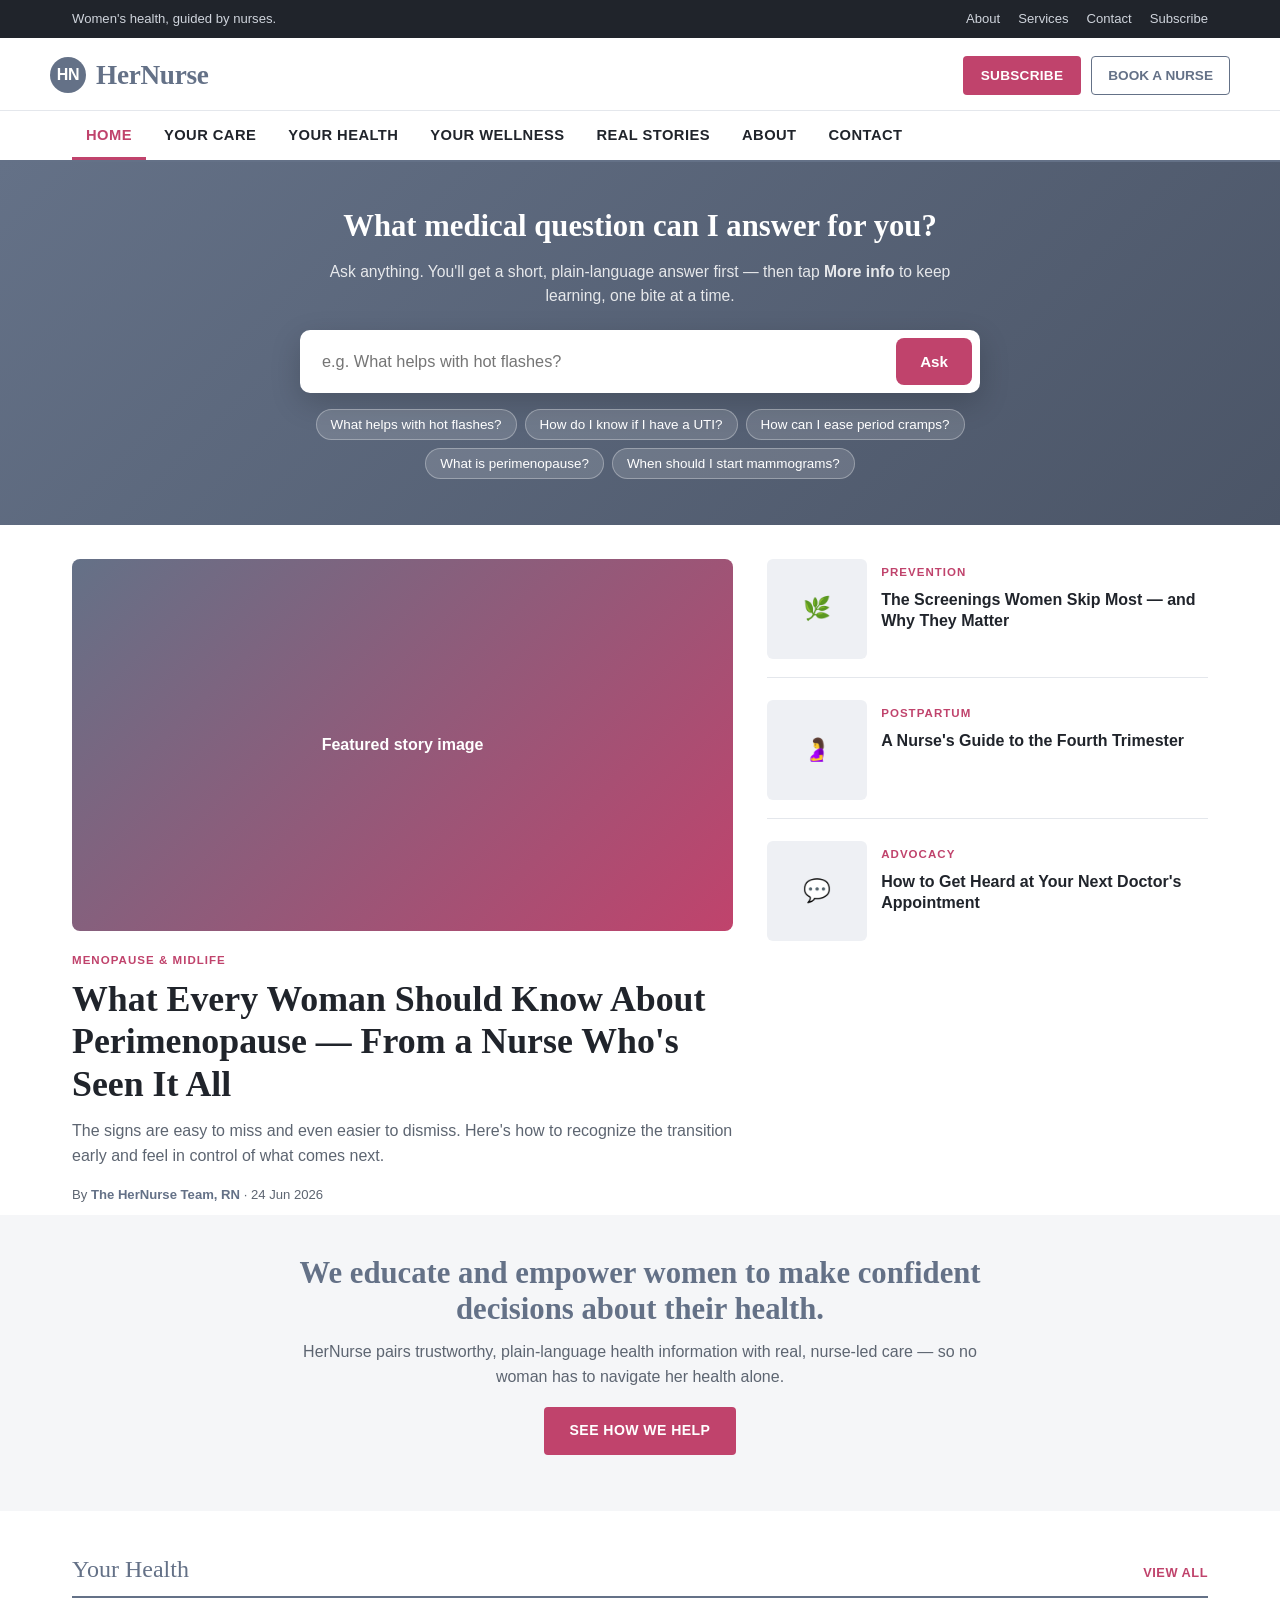
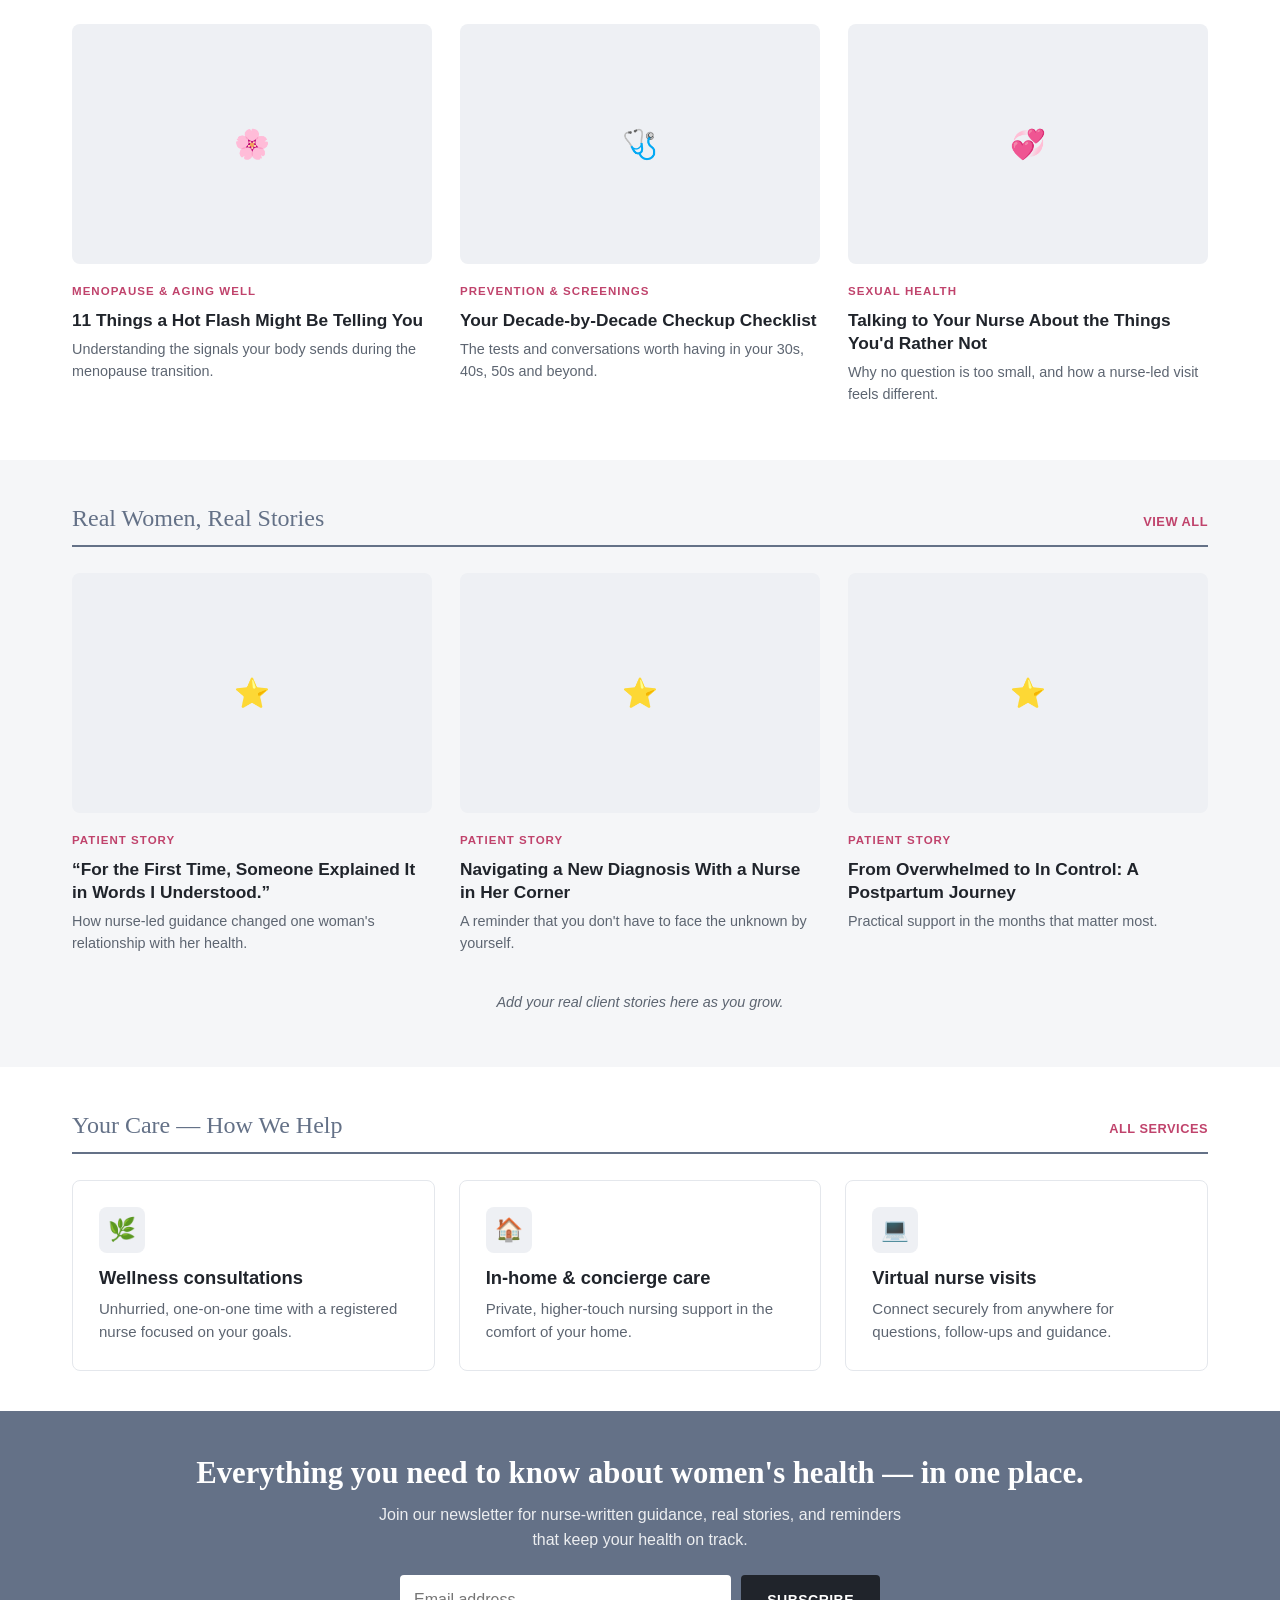
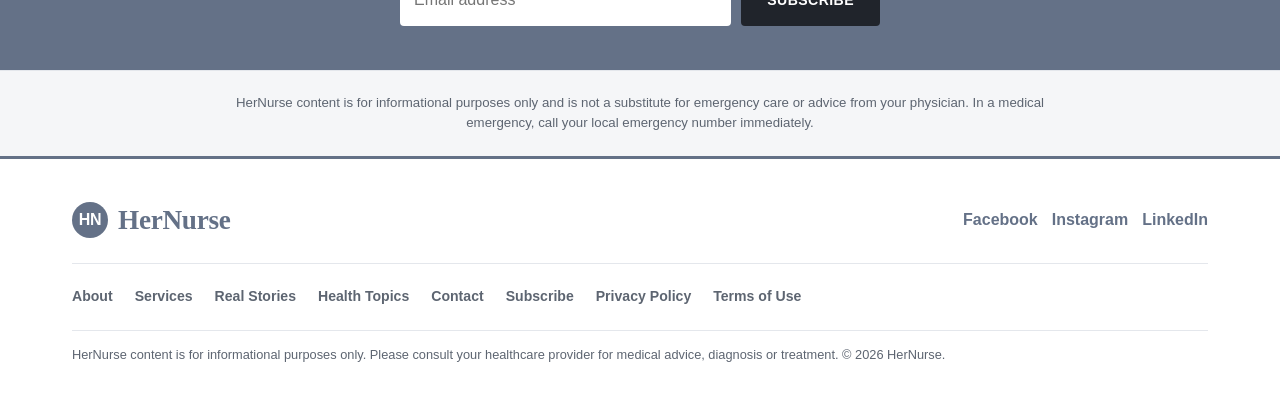
<file: index.html>
<!DOCTYPE html>
<html lang="en">
<head>
  <meta charset="UTF-8" />
  <meta name="viewport" content="width=device-width, initial-scale=1.0" />
  <title>HerNurse — Women's Health, Guided by Nurses</title>
  <meta name="description" content="HerNurse educates and empowers women to make confident decisions about their health — with trusted, nurse-led articles, real stories, and personalized care." />
  <link rel="stylesheet" href="styles.css" />
</head>
<body>

  <div class="topbar">
    <div class="container">
      <span>Women's health, guided by nurses.</span>
      <span class="links">
        <a href="about.html">About</a>
        <a href="services.html">Services</a>
        <a href="contact.html">Contact</a>
        <a href="#newsletter">Subscribe</a>
      </span>
    </div>
  </div>

  <header class="site-header">
    <div class="container masthead">
      <a href="index.html" class="brand"><span class="mark">HN</span> HerNurse</a>
      <div class="header-actions">
        <button class="nav-toggle" aria-label="Menu" onclick="document.getElementById('cats').classList.toggle('open')">☰</button>
        <a href="#newsletter" class="btn-sub">Subscribe</a>
        <a href="contact.html" class="btn-donate">Book a nurse</a>
      </div>
    </div>
  </header>

  <nav class="catnav">
    <div class="container" id="cats">
      <a href="index.html" class="active">Home</a>
      <a href="services.html">Your Care</a>
      <a href="topics.html">Your Health</a>
      <a href="topics.html">Your Wellness</a>
      <a href="stories.html">Real Stories</a>
      <a href="about.html">About</a>
      <a href="contact.html">Contact</a>
    </div>
  </nav>

  <!-- Ask a nurse -->
  <section class="ask" id="ask">
    <div class="container">
      <h2>What medical question can I answer for you?</h2>
      <p class="sub">Ask anything. You'll get a short, plain-language answer first — then tap <strong>More info</strong> to keep learning, one bite at a time.</p>
      <div class="ask-box">
        <form class="ask-inputrow" id="askForm" autocomplete="off">
          <input id="askInput" type="text" placeholder="e.g. What helps with hot flashes?" aria-label="Ask a medical question" />
          <button type="submit">Ask</button>
        </form>
        <div class="ask-chips" id="askChips"></div>
      </div>

      <article class="answer-card" id="answerCard">
        <div class="gq-crumb"><a onclick="HN.reset()">HerNurse</a><span>›</span><a onclick="HN.reset()">Ask a Nurse</a><span>›</span><span id="crumbNow" style="color:rgba(255,255,255,0)"></span></div>
        <p class="gq-label">Question</p>
        <h1 class="gq-question" id="answerQ"></h1>
        <p class="gq-answer-label">Answer</p>
        <div id="answerBody"></div>
        <div class="answer-actions">
          <button class="btn-more" id="moreBtn" onclick="HN.more()">More info ↓</button>
          <button class="btn-reset" onclick="HN.reset()">Ask another question</button>
          <span class="answer-progress" id="answerProgress"></span>
        </div>
        <div class="gq-related" id="relatedWrap" style="display:none">
          <h4>Related questions</h4>
          <div id="relatedList"></div>
        </div>
        <p class="answer-disc">This is general health information, not a diagnosis or medical advice. For anything urgent or personal, talk to a nurse or doctor. In an emergency, call your local emergency number.</p>
      </article>
    </div>
  </section>

  <!-- Featured -->
  <section class="featured">
    <div class="container featured-grid">
      <article class="feature-main">
        <div class="thumb">Featured story image</div>
        <span class="kicker">Menopause &amp; Midlife</span>
        <h2><a href="#" style="color:var(--ink)">What Every Woman Should Know About Perimenopause — From a Nurse Who's Seen It All</a></h2>
        <p>The signs are easy to miss and even easier to dismiss. Here's how to recognize the transition early and feel in control of what comes next.</p>
        <div class="byline">By <a href="about.html">The HerNurse Team, RN</a> · 24 Jun 2026</div>
      </article>

      <div class="feature-side">
        <article class="side-item">
          <div class="thumb">🌿</div>
          <div>
            <span class="kicker">Prevention</span>
            <h3><a href="#">The Screenings Women Skip Most — and Why They Matter</a></h3>
          </div>
        </article>
        <article class="side-item">
          <div class="thumb">🤰</div>
          <div>
            <span class="kicker">Postpartum</span>
            <h3><a href="#">A Nurse's Guide to the Fourth Trimester</a></h3>
          </div>
        </article>
        <article class="side-item">
          <div class="thumb">💬</div>
          <div>
            <span class="kicker">Advocacy</span>
            <h3><a href="#">How to Get Heard at Your Next Doctor's Appointment</a></h3>
          </div>
        </article>
      </div>
    </div>
  </section>

  <!-- Mission strip -->
  <section class="sec sec-alt">
    <div class="container" style="text-align:center; max-width:48em; margin:0 auto;">
      <h2 style="color:var(--slate)">We educate and empower women to make confident decisions about their health.</h2>
      <p>HerNurse pairs trustworthy, plain-language health information with real, nurse-led care — so no woman has to navigate her health alone.</p>
      <p style="margin-top:18px"><a href="services.html" class="btn btn-primary">See how we help</a></p>
    </div>
  </section>

  <!-- Your Health -->
  <section class="sec">
    <div class="container">
      <div class="sec-title">Your Health <a href="topics.html">View all</a></div>
      <div class="cards">
        <article class="acard">
          <div class="thumb">🌸</div>
          <span class="kicker">Menopause &amp; Aging Well</span>
          <h3><a href="#">11 Things a Hot Flash Might Be Telling You</a></h3>
          <p>Understanding the signals your body sends during the menopause transition.</p>
        </article>
        <article class="acard">
          <div class="thumb">🩺</div>
          <span class="kicker">Prevention &amp; Screenings</span>
          <h3><a href="#">Your Decade-by-Decade Checkup Checklist</a></h3>
          <p>The tests and conversations worth having in your 30s, 40s, 50s and beyond.</p>
        </article>
        <article class="acard">
          <div class="thumb">💞</div>
          <span class="kicker">Sexual Health</span>
          <h3><a href="#">Talking to Your Nurse About the Things You'd Rather Not</a></h3>
          <p>Why no question is too small, and how a nurse-led visit feels different.</p>
        </article>
      </div>
    </div>
  </section>

  <!-- Real Stories -->
  <section class="sec sec-alt">
    <div class="container">
      <div class="sec-title">Real Women, Real Stories <a href="stories.html">View all</a></div>
      <div class="cards">
        <article class="acard">
          <div class="thumb">⭐</div>
          <span class="kicker">Patient Story</span>
          <h3><a href="#">“For the First Time, Someone Explained It in Words I Understood.”</a></h3>
          <p>How nurse-led guidance changed one woman's relationship with her health.</p>
        </article>
        <article class="acard">
          <div class="thumb">⭐</div>
          <span class="kicker">Patient Story</span>
          <h3><a href="#">Navigating a New Diagnosis With a Nurse in Her Corner</a></h3>
          <p>A reminder that you don't have to face the unknown by yourself.</p>
        </article>
        <article class="acard">
          <div class="thumb">⭐</div>
          <span class="kicker">Patient Story</span>
          <h3><a href="#">From Overwhelmed to In Control: A Postpartum Journey</a></h3>
          <p>Practical support in the months that matter most.</p>
        </article>
      </div>
      <p style="text-align:center; margin-top:22px; font-size:.9rem"><em>Add your real client stories here as you grow.</em></p>
    </div>
  </section>

  <!-- Services teaser -->
  <section class="sec">
    <div class="container">
      <div class="sec-title">Your Care — How We Help <a href="services.html">All services</a></div>
      <div class="scards">
        <div class="scard"><div class="ic">🌿</div><h3>Wellness consultations</h3><p>Unhurried, one-on-one time with a registered nurse focused on your goals.</p></div>
        <div class="scard"><div class="ic">🏠</div><h3>In-home &amp; concierge care</h3><p>Private, higher-touch nursing support in the comfort of your home.</p></div>
        <div class="scard"><div class="ic">💻</div><h3>Virtual nurse visits</h3><p>Connect securely from anywhere for questions, follow-ups and guidance.</p></div>
      </div>
    </div>
  </section>

  <!-- Newsletter -->
  <section class="newsletter" id="newsletter">
    <div class="container">
      <h2>Everything you need to know about women's health — in one place.</h2>
      <p>Join our newsletter for nurse-written guidance, real stories, and reminders that keep your health on track.</p>
      <form class="subform" onsubmit="event.preventDefault(); this.reset(); alert('Thanks! Connect this form to your email provider to start collecting subscribers.');">
        <input type="email" placeholder="Email address" required aria-label="Email address" />
        <button class="btn btn-primary" type="submit">Subscribe</button>
      </form>
    </div>
  </section>

  <div class="disclaimer">
    <div class="container" style="padding:22px">
      <p>HerNurse content is for informational purposes only and is not a substitute for emergency care or advice from your physician. In a medical emergency, call your local emergency number immediately.</p>
    </div>
  </div>

  <footer class="site-footer">
    <div class="container">
      <div class="footer-top">
        <a href="index.html" class="brand"><span class="mark">HN</span> HerNurse</a>
        <div class="social">
          <a href="#" aria-label="Facebook">Facebook</a>
          <a href="#" aria-label="Instagram">Instagram</a>
          <a href="#" aria-label="LinkedIn">LinkedIn</a>
        </div>
      </div>
      <div class="footer-links">
        <a href="about.html">About</a>
        <a href="services.html">Services</a>
        <a href="stories.html">Real Stories</a>
        <a href="topics.html">Health Topics</a>
        <a href="contact.html">Contact</a>
        <a href="#newsletter">Subscribe</a>
        <a href="#">Privacy Policy</a>
        <a href="#">Terms of Use</a>
      </div>
      <p class="foot-note">HerNurse content is for informational purposes only. Please consult your healthcare provider for medical advice, diagnosis or treatment. © 2026 HerNurse.</p>
    </div>
  </footer>

  <!-- =================== Ask-a-Nurse widget logic =================== -->
  <script>
  /* ============================================================
     KNOWLEDGE BASE
     Each topic answers in BITE-SIZED chunks. Only ONE chunk shows
     at a time; "More info" reveals the next. Add your own topics
     by copying the pattern below.
     ============================================================ */
  const KB = [
    { id:'hotflash', q:'What helps with hot flashes?',
      keys:['hot flash','hot flush','flushing','night sweat','overheating menopause'],
      chunks:[
        'Hot flashes are sudden waves of heat, usually from the shifting estrogen levels of perimenopause and menopause. They’re very common and not dangerous.',
        'First-line tips: dress in light layers, keep a cool room and a fan nearby, and sip cold water when one starts.',
        'Common triggers to cut back on include caffeine, alcohol, spicy food, and stress. Tracking yours for a week can reveal patterns.',
        'If hot flashes disrupt your sleep or daily life, ask a nurse or doctor about options — from non-hormonal medications to hormone therapy, which is safe and effective for many women.'
      ], related:['menopause','sleep','perimenopause'] },

    { id:'perimenopause', q:'What is perimenopause?',
      keys:['perimenopause','peri menopause','transition menopause','irregular period 40'],
      chunks:[
        'Perimenopause is the transition leading up to menopause — the years when your hormones start to fluctuate, often beginning in your 40s.',
        'Signs include irregular periods, hot flashes, sleep changes, mood shifts, and brain fog. They can come and go.',
        'You’re officially in menopause once you’ve gone 12 months with no period. Perimenopause is everything before that.',
        'It’s a normal life stage, not a disease — but symptoms are very treatable. A nurse can help you understand what’s happening and what helps.'
      ], related:['menopause','hotflash'] },

    { id:'menopause', q:'What are the stages of menopause?',
      keys:['menopause','stages of menopause','postmenopause','change of life'],
      chunks:[
        'There are three stages: perimenopause (the lead-up), menopause (12 months with no period), and postmenopause (all the years after).',
        'Each stage can bring different symptoms — hot flashes and irregular periods early on, and longer-term changes like bone and heart health later.',
        'Menopause usually happens between ages 45 and 55, with an average around 51.',
        'Care looks different at each stage. Regular check-ins help you stay ahead of symptoms and protect your long-term health.'
      ], related:['perimenopause','hotflash'] },

    { id:'uti', q:'How do I know if I have a UTI?',
      keys:['uti','urinary tract','burning pee','burning urine','bladder infection','frequent urination'],
      chunks:[
        'Common UTI signs are a burning feeling when you pee, needing to go often and urgently, and cloudy or strong-smelling urine.',
        'Drinking plenty of water helps, but water alone usually won’t cure a true infection.',
        'Most UTIs need antibiotics, so it’s worth getting a quick urine test rather than waiting it out.',
        'Seek care promptly if you have fever, back or side pain, nausea, or blood in your urine — these can mean the infection is spreading and need faster treatment.'
      ], related:['yeast','hydration'] },

    { id:'yeast', q:'What does a yeast infection feel like?',
      keys:['yeast infection','vaginal itching','thrush','discharge itch','candida'],
      chunks:[
        'A yeast infection usually causes itching, irritation, and a thick, white, odorless discharge — sometimes with burning.',
        'It’s caused by an overgrowth of a normal fungus, often after antibiotics, hormonal changes, or stress.',
        'Over-the-counter antifungal treatments clear most cases, but it helps to confirm it’s yeast and not something else first.',
        'See a nurse or doctor if it’s your first time, it keeps coming back, or symptoms don’t improve — other conditions can feel similar.'
      ], related:['uti'] },

    { id:'cramps', q:'How can I ease period cramps?',
      keys:['period cramp','menstrual cramp','painful period','dysmenorrhea','period pain'],
      chunks:[
        'Period cramps come from the uterus contracting. A heating pad on your lower belly is one of the simplest, most effective reliefs.',
        'Over-the-counter anti-inflammatories like ibuprofen work best when started right as cramps begin, taken with food.',
        'Gentle movement, hydration, and rest can also take the edge off.',
        'Talk to a nurse if pain is severe, getting worse, or stops you from daily activities — that can be a sign of conditions like endometriosis worth checking.'
      ], related:['endo','pcos'] },

    { id:'pcos', q:'What is PCOS?',
      keys:['pcos','polycystic','irregular periods hormonal','ovary syndrome'],
      chunks:[
        'PCOS (polycystic ovary syndrome) is a common hormonal condition that can cause irregular periods, acne, extra hair growth, and trouble with weight.',
        'It’s linked to how your body handles insulin and androgens (a type of hormone), not just your ovaries.',
        'It’s diagnosed with a mix of symptoms, blood tests, and sometimes an ultrasound — no single test confirms it.',
        'PCOS is very manageable. Nutrition, movement, and sometimes medication can help symptoms and protect fertility and long-term health.'
      ], related:['cramps','endo'] },

    { id:'endo', q:'What is endometriosis?',
      keys:['endometriosis','endo','severe period pain','pelvic pain'],
      chunks:[
        'Endometriosis is when tissue similar to the uterine lining grows outside the uterus, which can cause significant pain.',
        'Key signs are painful periods, pain during sex, and sometimes trouble getting pregnant — though some women have few symptoms.',
        'It’s often under-diagnosed and can take years to identify, so trust your instincts if your pain feels beyond “normal.”',
        'Treatment ranges from pain management and hormonal options to surgery. A nurse can help you advocate for the right workup.'
      ], related:['cramps','pcos'] },

    { id:'nausea', q:'How do I manage morning sickness?',
      keys:['morning sickness','pregnancy nausea','nausea pregnant','vomiting pregnancy'],
      chunks:[
        'Nausea in early pregnancy is very common. Eating small, frequent meals and keeping plain crackers by the bed can help.',
        'Ginger (tea, candies) and staying hydrated with small sips often ease symptoms.',
        'Vitamin B6, and sometimes a doctor-recommended combination with an antihistamine, is a well-studied option — ask before starting.',
        'Call your provider if you can’t keep fluids down, are losing weight, or feel dizzy — severe nausea (hyperemesis) needs medical care.'
      ], related:['prenatal','postpartum'] },

    { id:'prenatal', q:'Why are prenatal vitamins important?',
      keys:['prenatal vitamin','folic acid','pregnancy vitamin','trying to conceive vitamin'],
      chunks:[
        'Prenatal vitamins fill nutritional gaps during pregnancy — most importantly folic acid, which protects the baby’s developing brain and spine.',
        'Ideally start them before conception, since that protection matters most in the earliest weeks.',
        'They also provide iron and other nutrients that support both you and the baby as needs rise.',
        'A nurse or provider can recommend the right one for you, especially if you have dietary restrictions or take other medications.'
      ], related:['nausea','iron'] },

    { id:'iron', q:'Why am I always tired? (Could it be iron?)',
      keys:['always tired','fatigue','low iron','anemia','exhausted','low energy'],
      chunks:[
        'Constant tiredness has many causes, but in women, low iron (anemia) is one of the most common — often from heavy periods.',
        'Other clues to iron deficiency include pale skin, shortness of breath, cold hands, or unusual cravings (like ice).',
        'A simple blood test can check your iron and blood count — worth asking for if fatigue is persistent.',
        'Don’t self-prescribe high-dose iron; too much can cause problems. A nurse can guide diet changes or the right supplement.'
      ], related:['prenatal','sleep'] },

    { id:'mammogram', q:'When should I start getting mammograms?',
      keys:['mammogram','breast screening','breast cancer screening','breast check'],
      chunks:[
        'Most guidelines suggest starting mammograms around age 40, then every 1–2 years — but the right timing depends on you.',
        'If you have a family history of breast cancer or other risk factors, screening may start earlier.',
        'Between mammograms, get familiar with how your breasts normally look and feel, and report any new lump or change.',
        'A nurse can help you sort through the guidelines and your personal risk to decide what’s right for you.'
      ], related:['pap','menopause'] },

    { id:'pap', q:'How often do I need a Pap smear?',
      keys:['pap smear','pap test','cervical screening','smear test','hpv test'],
      chunks:[
        'A Pap smear checks for early cervical cell changes. Most women start at age 21.',
        'From 21–29, it’s usually every 3 years. From 30–65, it’s often every 3–5 years, sometimes combined with an HPV test.',
        'Your exact schedule depends on past results and risk factors, so it can vary person to person.',
        'A nurse can confirm when you’re next due and make the visit as comfortable as possible.'
      ], related:['mammogram'] },

    { id:'postpartum', q:'What is postpartum depression?',
      keys:['postpartum depression','baby blues','after birth sad','ppd','new mom depressed'],
      chunks:[
        'Postpartum depression is more than the short-lived “baby blues” — it’s lasting sadness, anxiety, or emptiness after birth that interferes with daily life.',
        'It can show up any time in the first year, not just right after delivery, and it is common and treatable — not a personal failing.',
        'Signs include persistent low mood, trouble bonding, changes in sleep or appetite beyond newborn life, and feeling overwhelmed.',
        'Please reach out to a provider if this sounds like you. If you ever have thoughts of harming yourself or your baby, seek help immediately — you deserve support, and effective help exists.'
      ], related:['nausea'] },

    { id:'sleep', q:'Why is my sleep getting worse?',
      keys:['sleep','insomnia','cant sleep','waking up night','trouble sleeping'],
      chunks:[
        'Sleep often shifts with hormones — perimenopause, periods, and pregnancy can all disrupt it, as can stress.',
        'A consistent bedtime, a cool dark room, and limiting screens and caffeine late in the day are the strongest first steps.',
        'Night sweats or anxiety waking you up are worth noting — treating the cause often fixes the sleep.',
        'If poor sleep lasts more than a few weeks, a nurse can help you find the reason rather than just chasing symptoms.'
      ], related:['hotflash','iron'] },

    { id:'hydration', q:'How much water should I drink?',
      keys:['how much water','hydration','drink water','dehydrated'],
      chunks:[
        'A common rule of thumb is around 6–8 cups a day, but real needs vary with your size, activity, climate, and health.',
        'A simple check: pale-yellow urine usually means you’re well hydrated; dark means drink more.',
        'You also get water from food — fruits, vegetables, and soups all count.',
        'Some conditions change how much fluid is right for you, so ask a provider if you’ve been told to limit or increase fluids.'
      ], related:['uti'] }
  ];

  /* -------- OPTIONAL: connect a real AI for ANY question --------
     Leave USE_AI = false to use the built-in knowledge base above.
     Set it to true and deploy a small serverless function at /api/ask
     that returns JSON like { "chunks": ["short part 1","short part 2", ...] }.
     See HOSTING-AND-IDEAS.md for the exact steps and a sample function. */
  const USE_AI = true;
  async function askAI(question){
    const r = await fetch('/api/ask', {
      method:'POST', headers:{'Content-Type':'application/json'},
      body: JSON.stringify({ question })
    });
    const data = await r.json();
    return data.chunks || [];
  }

  /* -------------------- Widget engine -------------------- */
  const HN = (function(){
    const card = document.getElementById('answerCard');
    const qEl = document.getElementById('answerQ');
    const body = document.getElementById('answerBody');
    const moreBtn = document.getElementById('moreBtn');
    const progress = document.getElementById('answerProgress');
    const relatedWrap = document.getElementById('relatedWrap');
    const relatedList = document.getElementById('relatedList');
    let chunks = [], shown = 0, relatedIds = [];

    // Words too generic to ever indicate a topic on their own.
    const STOP = new Set(['what','whats','when','where','which','how','why','who','does','do','did','is','are','am','was','were','be','being','been','the','a','an','of','to','in','on','for','and','or','with','without','about','from','that','this','these','those','my','me','i','you','your','it','its','should','could','would','can','will','help','helps','helping','get','got','have','has','had','need','want','know','tell','feel','feeling','take','make','any','some','more','most','very','really','please','question','medical','health']);

    function findTopic(text){
      const t = ' ' + text.toLowerCase().replace(/[^a-z0-9 ]/g,' ').replace(/\s+/g,' ') + ' ';
      let best = null, bestScore = 0;
      for(const topic of KB){
        let score = 0;
        // Only score on explicit topic keywords (multi-word keys score higher).
        for(const k of topic.keys){
          if(t.includes(k)){ score += 5 + (k.split(' ').length - 1) * 5; }
        }
        // Light bonus for meaningful (non-stopword) words shared with the headline question.
        topic.q.toLowerCase().replace(/[^a-z ]/g,'').split(' ').forEach(w=>{
          if(w.length > 3 && !STOP.has(w) && t.includes(' ' + w + ' ')) score += 2;
        });
        if(score > bestScore){ bestScore = score; best = topic; }
      }
      // Require a real keyword signal before claiming a match; otherwise fall back.
      return bestScore >= 5 ? best : null;
    }

    function renderChunk(){
      const p = document.createElement('p');
      p.className = 'a-chunk';
      p.textContent = chunks[shown];
      body.appendChild(p);
      shown++;
      progress.textContent = 'Part ' + shown + ' of ' + chunks.length;
      if(shown >= chunks.length){
        moreBtn.disabled = true;
        if(relatedIds.length){ showRelated(); }
      }
    }

    function showRelated(){
      relatedList.innerHTML = '';
      relatedIds.forEach(id=>{
        const topic = KB.find(x=>x.id===id);
        if(!topic) return;
        const a = document.createElement('a');
        a.textContent = topic.q;
        a.onclick = ()=> ask(topic.q);
        relatedList.appendChild(a);
      });
      relatedWrap.style.display = 'block';
    }

    async function ask(text){
      if(!text || !text.trim()) return;
      document.getElementById('askInput').value = text;
      body.innerHTML = ''; relatedWrap.style.display='none'; relatedList.innerHTML='';
      moreBtn.disabled = false; shown = 0;
      const topic = findTopic(text);

      if(topic){
        qEl.textContent = topic.q;
        chunks = topic.chunks.slice();
        relatedIds = topic.related || [];
      } else if(USE_AI){
        qEl.textContent = text;
        moreBtn.disabled = true; progress.textContent = 'Thinking…';
        try { chunks = await askAI(text); } catch(e){ chunks = []; }
        relatedIds = [];
        moreBtn.disabled = false;
        if(!chunks.length){ chunks = fallback(text); }
      } else {
        qEl.textContent = text;
        chunks = fallback(text);
        relatedIds = ['menopause','uti','cramps'];
      }
      card.classList.add('show');
      renderChunk();
      card.scrollIntoView({behavior:'smooth', block:'center'});
    }

    function fallback(text){
      return [
        'I don’t have a saved answer for that one yet — but you don’t have to figure it out alone.',
        'For a specific, personal answer, the best next step is a quick consult with one of our nurses, who can ask the right follow-up questions.',
        'You can also browse our health topics, or connect a live AI to this box so it can answer any question (see the site’s setup guide).'
      ];
    }

    function more(){ if(shown < chunks.length) renderChunk(); }
    function reset(){
      card.classList.remove('show');
      document.getElementById('askInput').value='';
      document.getElementById('askInput').focus();
      window.scrollTo({top: document.getElementById('ask').offsetTop - 60, behavior:'smooth'});
    }
    return { ask, more, reset };
  })();

  // wire up form + suggestion chips
  document.getElementById('askForm').addEventListener('submit', function(e){
    e.preventDefault();
    HN.ask(document.getElementById('askInput').value);
  });
  (function(){
    const chips = ['What helps with hot flashes?','How do I know if I have a UTI?','How can I ease period cramps?','What is perimenopause?','When should I start mammograms?'];
    const wrap = document.getElementById('askChips');
    chips.forEach(c=>{
      const b = document.createElement('button');
      b.type='button'; b.textContent = c;
      b.onclick = ()=> HN.ask(c);
      wrap.appendChild(b);
    });
  })();
  </script>

</body>
</html>
</file>
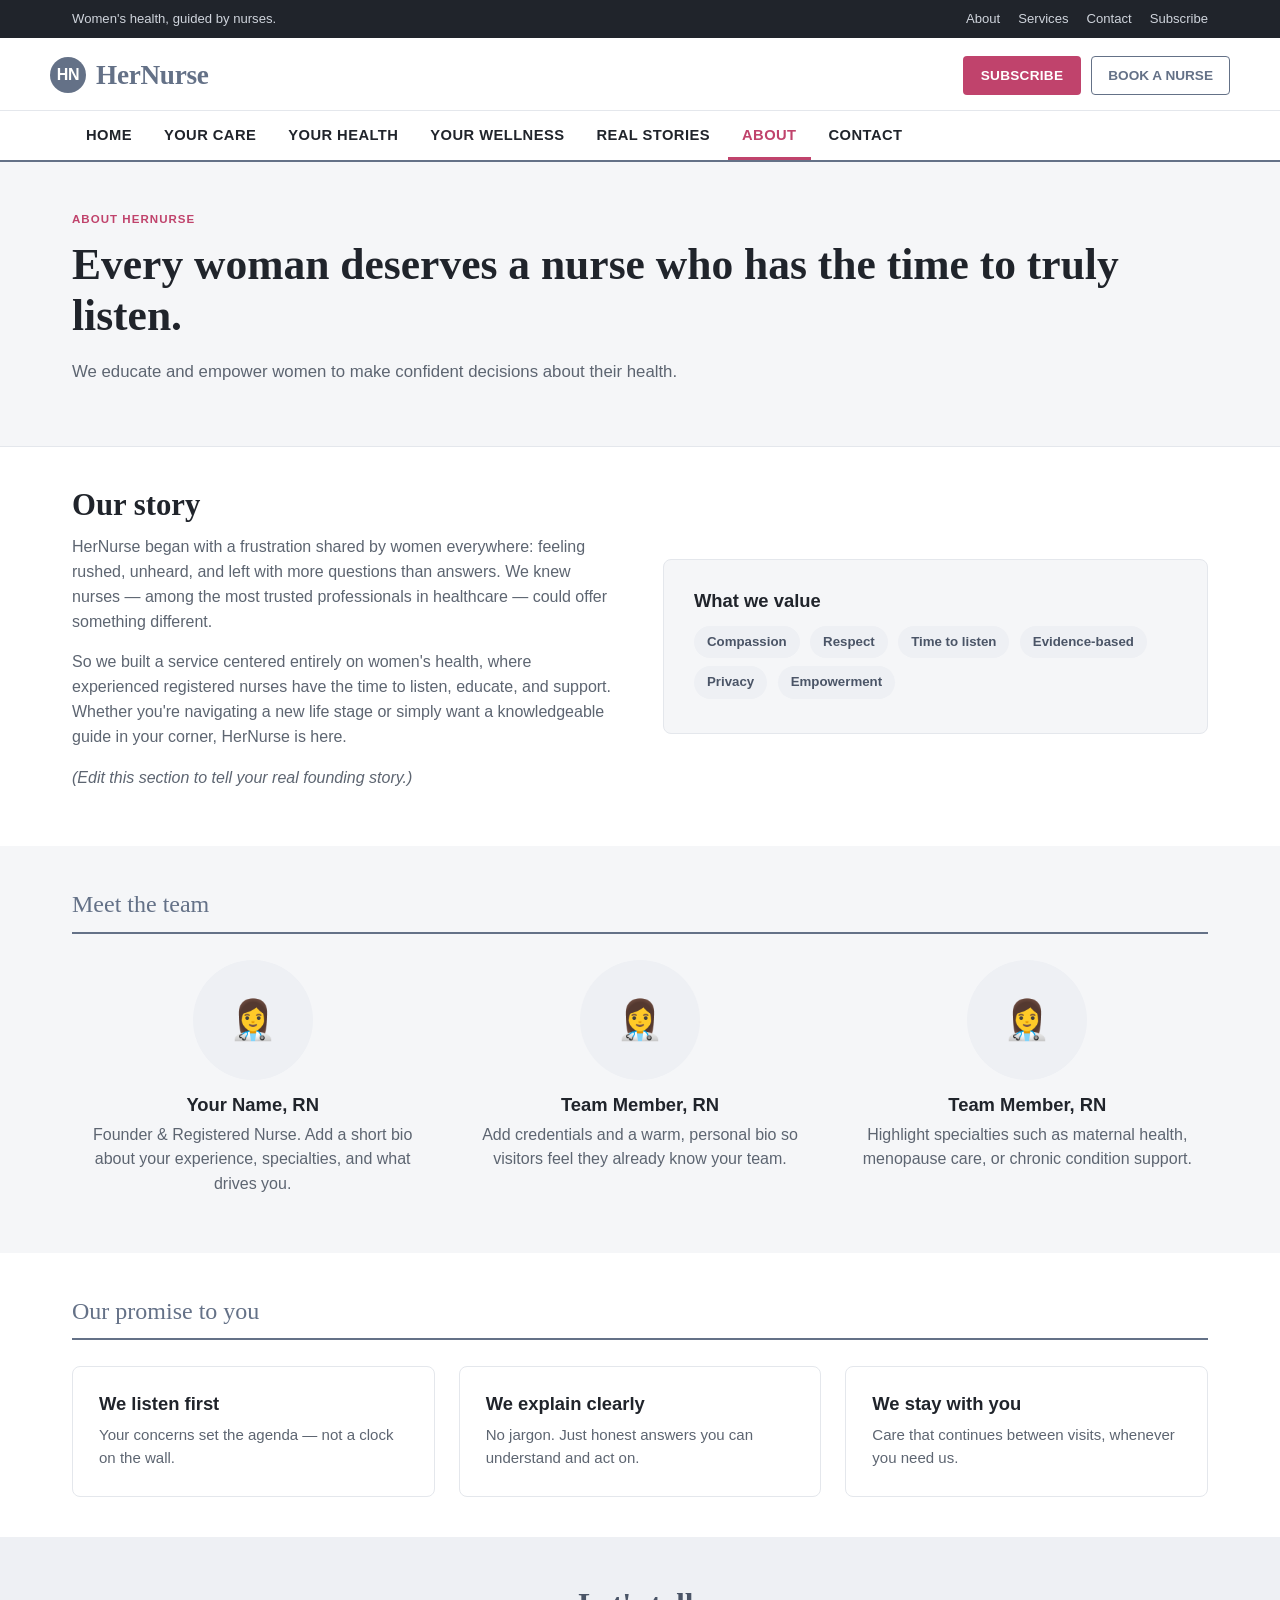
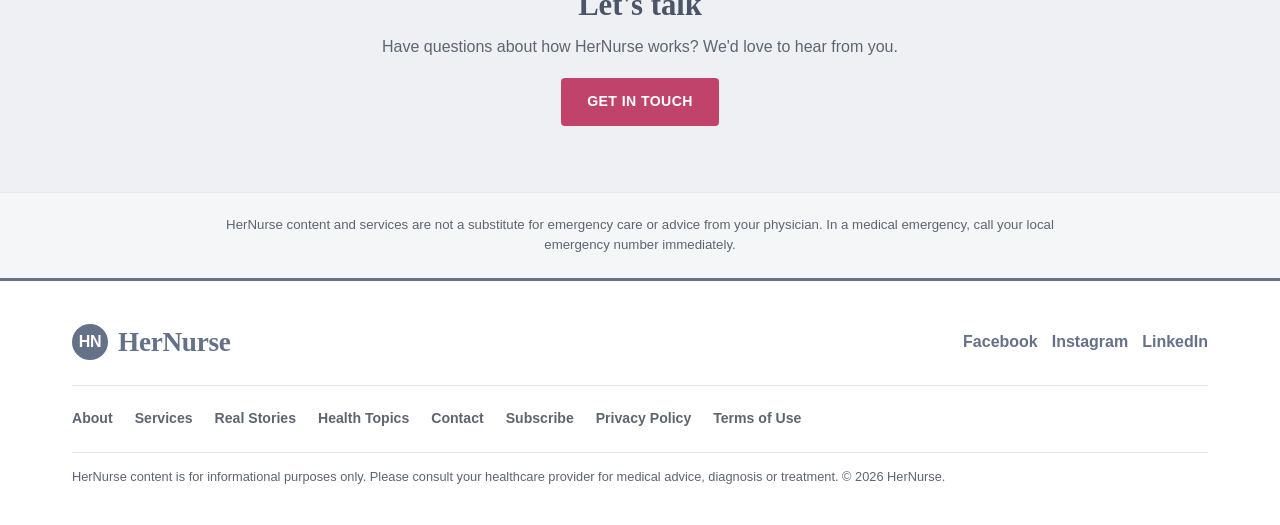
<file: about.html>
<!DOCTYPE html>
<html lang="en">
<head>
  <meta charset="UTF-8" />
  <meta name="viewport" content="width=device-width, initial-scale=1.0" />
  <title>About — HerNurse</title>
  <meta name="description" content="HerNurse educates and empowers women to make confident decisions about their health, with trusted nurse-led care and information." />
  <link rel="stylesheet" href="styles.css" />
</head>
<body>

  <div class="topbar">
    <div class="container">
      <span>Women's health, guided by nurses.</span>
      <span class="links">
        <a href="about.html">About</a>
        <a href="services.html">Services</a>
        <a href="contact.html">Contact</a>
        <a href="index.html#newsletter">Subscribe</a>
      </span>
    </div>
  </div>

  <header class="site-header">
    <div class="container masthead">
      <a href="index.html" class="brand"><span class="mark">HN</span> HerNurse</a>
      <div class="header-actions">
        <button class="nav-toggle" aria-label="Menu" onclick="document.getElementById('cats').classList.toggle('open')">☰</button>
        <a href="index.html#newsletter" class="btn-sub">Subscribe</a>
        <a href="contact.html" class="btn-donate">Book a nurse</a>
      </div>
    </div>
  </header>

  <nav class="catnav">
    <div class="container" id="cats">
      <a href="index.html">Home</a>
      <a href="services.html">Your Care</a>
      <a href="topics.html">Your Health</a>
      <a href="topics.html">Your Wellness</a>
      <a href="stories.html">Real Stories</a>
      <a href="about.html" class="active">About</a>
      <a href="contact.html">Contact</a>
    </div>
  </nav>

  <section class="page-hero">
    <div class="container">
      <span class="kicker">About HerNurse</span>
      <h1>Every woman deserves a nurse who has the time to truly listen.</h1>
      <p>We educate and empower women to make confident decisions about their health.</p>
    </div>
  </section>

  <section class="sec">
    <div class="container split">
      <div>
        <h2>Our story</h2>
        <p>HerNurse began with a frustration shared by women everywhere: feeling rushed, unheard, and left with more questions than answers. We knew nurses — among the most trusted professionals in healthcare — could offer something different.</p>
        <p>So we built a service centered entirely on women's health, where experienced registered nurses have the time to listen, educate, and support. Whether you're navigating a new life stage or simply want a knowledgeable guide in your corner, HerNurse is here.</p>
        <p><em>(Edit this section to tell your real founding story.)</em></p>
      </div>
      <div class="panel">
        <h3>What we value</h3>
        <div style="margin-top:10px">
          <span class="pill">Compassion</span>
          <span class="pill">Respect</span>
          <span class="pill">Time to listen</span>
          <span class="pill">Evidence-based</span>
          <span class="pill">Privacy</span>
          <span class="pill">Empowerment</span>
        </div>
      </div>
    </div>
  </section>

  <section class="sec sec-alt">
    <div class="container">
      <div class="sec-title">Meet the team</div>
      <div class="team">
        <div class="member">
          <div class="avatar">👩‍⚕️</div>
          <h3>Your Name, RN</h3>
          <p>Founder &amp; Registered Nurse. Add a short bio about your experience, specialties, and what drives you.</p>
        </div>
        <div class="member">
          <div class="avatar">👩‍⚕️</div>
          <h3>Team Member, RN</h3>
          <p>Add credentials and a warm, personal bio so visitors feel they already know your team.</p>
        </div>
        <div class="member">
          <div class="avatar">👩‍⚕️</div>
          <h3>Team Member, RN</h3>
          <p>Highlight specialties such as maternal health, menopause care, or chronic condition support.</p>
        </div>
      </div>
    </div>
  </section>

  <section class="sec">
    <div class="container">
      <div class="sec-title">Our promise to you</div>
      <div class="scards">
        <div class="scard"><h3>We listen first</h3><p>Your concerns set the agenda — not a clock on the wall.</p></div>
        <div class="scard"><h3>We explain clearly</h3><p>No jargon. Just honest answers you can understand and act on.</p></div>
        <div class="scard"><h3>We stay with you</h3><p>Care that continues between visits, whenever you need us.</p></div>
      </div>
    </div>
  </section>

  <section class="cta">
    <div class="container">
      <h2>Let's talk</h2>
      <p>Have questions about how HerNurse works? We'd love to hear from you.</p>
      <p style="margin-top:18px"><a href="contact.html" class="btn btn-primary">Get in touch</a></p>
    </div>
  </section>

  <div class="disclaimer">
    <div class="container" style="padding:22px">
      <p>HerNurse content and services are not a substitute for emergency care or advice from your physician. In a medical emergency, call your local emergency number immediately.</p>
    </div>
  </div>

  <footer class="site-footer">
    <div class="container">
      <div class="footer-top">
        <a href="index.html" class="brand"><span class="mark">HN</span> HerNurse</a>
        <div class="social"><a href="#">Facebook</a><a href="#">Instagram</a><a href="#">LinkedIn</a></div>
      </div>
      <div class="footer-links">
        <a href="about.html">About</a><a href="services.html">Services</a><a href="stories.html">Real Stories</a><a href="topics.html">Health Topics</a><a href="contact.html">Contact</a><a href="index.html#newsletter">Subscribe</a><a href="#">Privacy Policy</a><a href="#">Terms of Use</a>
      </div>
      <p class="foot-note">HerNurse content is for informational purposes only. Please consult your healthcare provider for medical advice, diagnosis or treatment. © 2026 HerNurse.</p>
    </div>
  </footer>

</body>
</html>
</file>
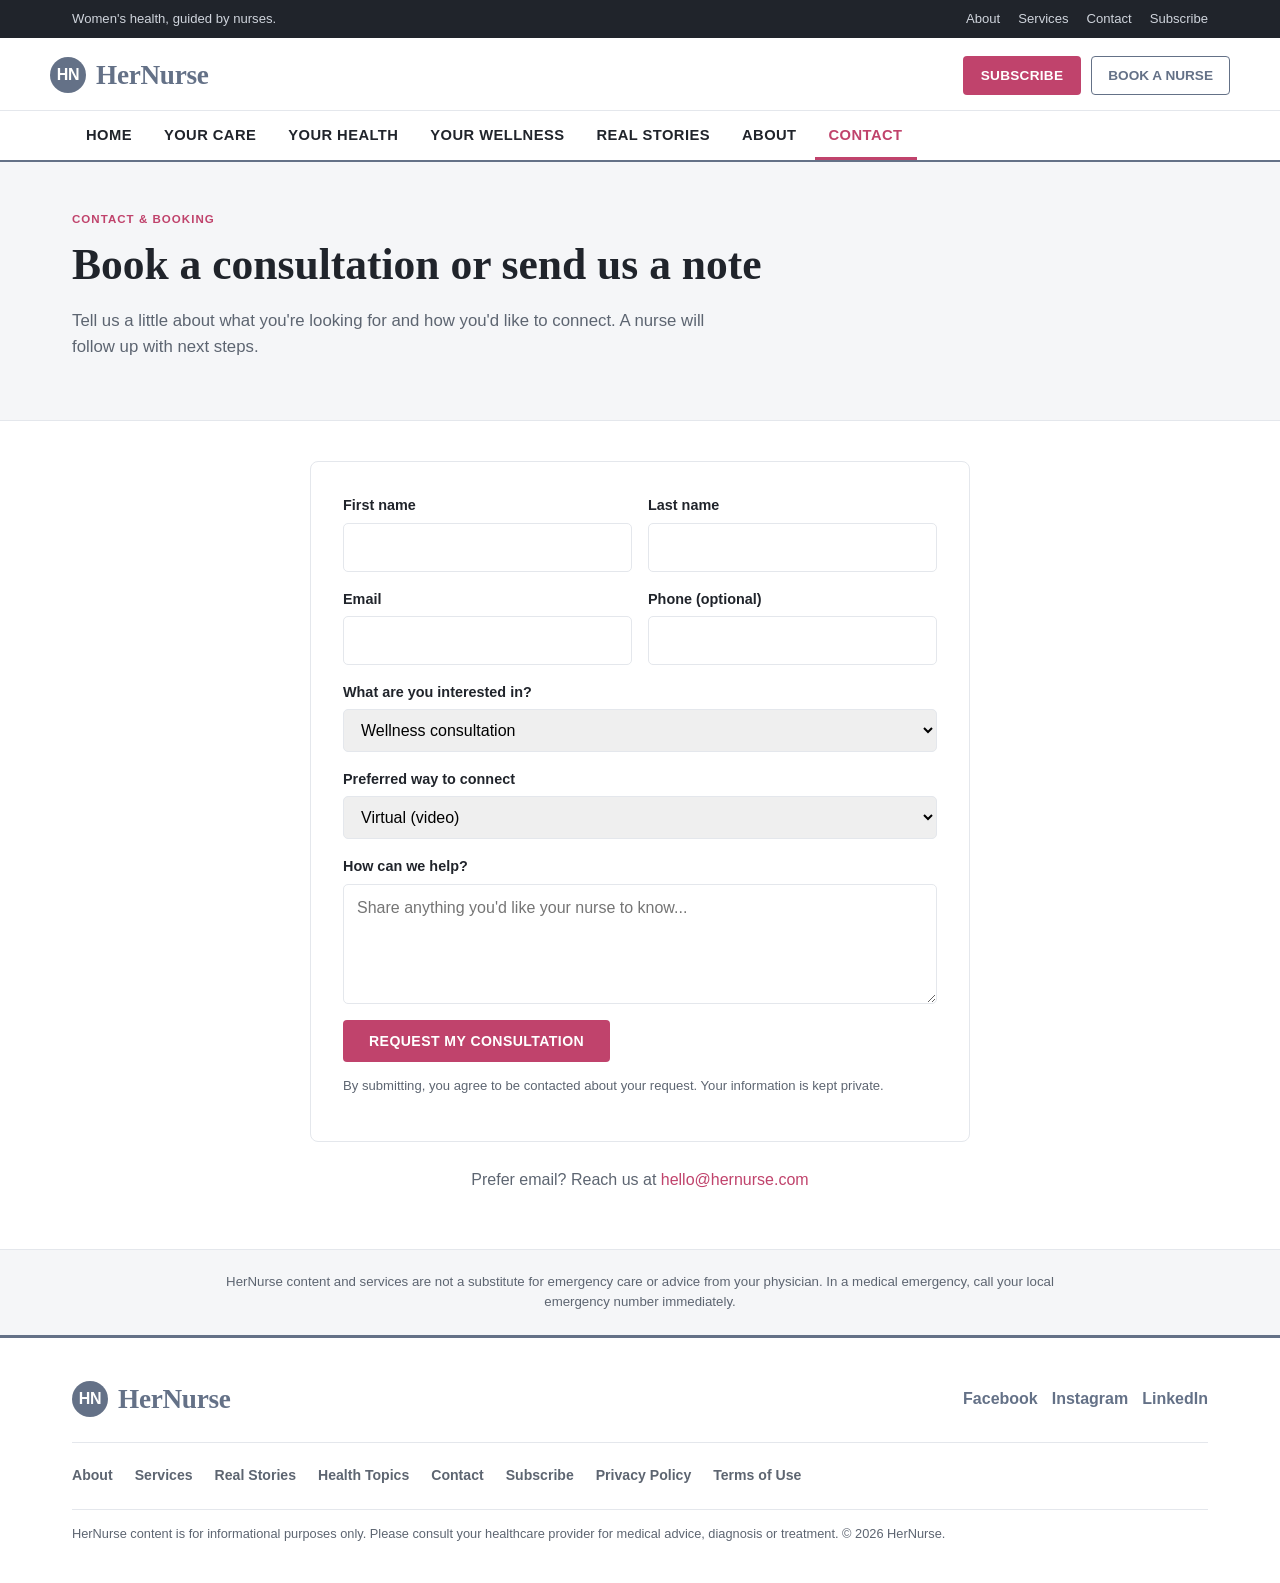
<file: contact.html>
<!DOCTYPE html>
<html lang="en">
<head>
  <meta charset="UTF-8" />
  <meta name="viewport" content="width=device-width, initial-scale=1.0" />
  <title>Contact &amp; Book — HerNurse</title>
  <meta name="description" content="Book a consultation with a HerNurse registered nurse, or send us a message. Virtual and in-home options available." />
  <link rel="stylesheet" href="styles.css" />
</head>
<body>

  <div class="topbar">
    <div class="container">
      <span>Women's health, guided by nurses.</span>
      <span class="links">
        <a href="about.html">About</a>
        <a href="services.html">Services</a>
        <a href="contact.html">Contact</a>
        <a href="index.html#newsletter">Subscribe</a>
      </span>
    </div>
  </div>

  <header class="site-header">
    <div class="container masthead">
      <a href="index.html" class="brand"><span class="mark">HN</span> HerNurse</a>
      <div class="header-actions">
        <button class="nav-toggle" aria-label="Menu" onclick="document.getElementById('cats').classList.toggle('open')">☰</button>
        <a href="index.html#newsletter" class="btn-sub">Subscribe</a>
        <a href="contact.html" class="btn-donate">Book a nurse</a>
      </div>
    </div>
  </header>

  <nav class="catnav">
    <div class="container" id="cats">
      <a href="index.html">Home</a>
      <a href="services.html">Your Care</a>
      <a href="topics.html">Your Health</a>
      <a href="topics.html">Your Wellness</a>
      <a href="stories.html">Real Stories</a>
      <a href="about.html">About</a>
      <a href="contact.html" class="active">Contact</a>
    </div>
  </nav>

  <section class="page-hero">
    <div class="container">
      <span class="kicker">Contact &amp; Booking</span>
      <h1>Book a consultation or send us a note</h1>
      <p>Tell us a little about what you're looking for and how you'd like to connect. A nurse will follow up with next steps.</p>
    </div>
  </section>

  <section class="sec">
    <div class="container">
      <form class="form" onsubmit="event.preventDefault(); this.style.display='none'; document.getElementById('thanks').style.display='block';">
        <div class="form-row">
          <div class="field"><label for="first">First name</label><input id="first" name="first" required /></div>
          <div class="field"><label for="last">Last name</label><input id="last" name="last" required /></div>
        </div>
        <div class="form-row">
          <div class="field"><label for="email">Email</label><input id="email" type="email" name="email" required /></div>
          <div class="field"><label for="phone">Phone (optional)</label><input id="phone" type="tel" name="phone" /></div>
        </div>
        <div class="field">
          <label for="service">What are you interested in?</label>
          <select id="service" name="service">
            <option>Wellness consultation</option>
            <option>Pregnancy &amp; postpartum support</option>
            <option>Menopause &amp; midlife care</option>
            <option>Health navigation &amp; advocacy</option>
            <option>Concierge / in-home nursing</option>
            <option>Virtual nurse visit</option>
            <option>Not sure yet — help me decide</option>
          </select>
        </div>
        <div class="field">
          <label for="pref">Preferred way to connect</label>
          <select id="pref" name="pref">
            <option>Virtual (video)</option>
            <option>In-home</option>
            <option>Phone</option>
          </select>
        </div>
        <div class="field"><label for="msg">How can we help?</label><textarea id="msg" name="msg" placeholder="Share anything you'd like your nurse to know..."></textarea></div>
        <button class="btn btn-primary" type="submit">Request my consultation</button>
        <p style="font-size:.82rem;margin-top:14px">By submitting, you agree to be contacted about your request. Your information is kept private.</p>
      </form>

      <div id="thanks" class="form" style="display:none; text-align:center">
        <h2 style="color:var(--slate)">Thank you!</h2>
        <p>Your request has been received. <strong>Note:</strong> this demo form isn't connected yet — see the hosting guide to link it to email or a scheduling tool like Calendly.</p>
        <p><a href="index.html" class="btn btn-ghost">Back to home</a></p>
      </div>

      <div style="max-width:660px;margin:26px auto 0;text-align:center">
        <p>Prefer email? Reach us at <a href="mailto:hello@hernurse.com">hello@hernurse.com</a></p>
      </div>
    </div>
  </section>

  <div class="disclaimer">
    <div class="container" style="padding:22px">
      <p>HerNurse content and services are not a substitute for emergency care or advice from your physician. In a medical emergency, call your local emergency number immediately.</p>
    </div>
  </div>

  <footer class="site-footer">
    <div class="container">
      <div class="footer-top">
        <a href="index.html" class="brand"><span class="mark">HN</span> HerNurse</a>
        <div class="social"><a href="#">Facebook</a><a href="#">Instagram</a><a href="#">LinkedIn</a></div>
      </div>
      <div class="footer-links">
        <a href="about.html">About</a><a href="services.html">Services</a><a href="stories.html">Real Stories</a><a href="topics.html">Health Topics</a><a href="contact.html">Contact</a><a href="index.html#newsletter">Subscribe</a><a href="#">Privacy Policy</a><a href="#">Terms of Use</a>
      </div>
      <p class="foot-note">HerNurse content is for informational purposes only. Please consult your healthcare provider for medical advice, diagnosis or treatment. © 2026 HerNurse.</p>
    </div>
  </footer>

</body>
</html>
</file>
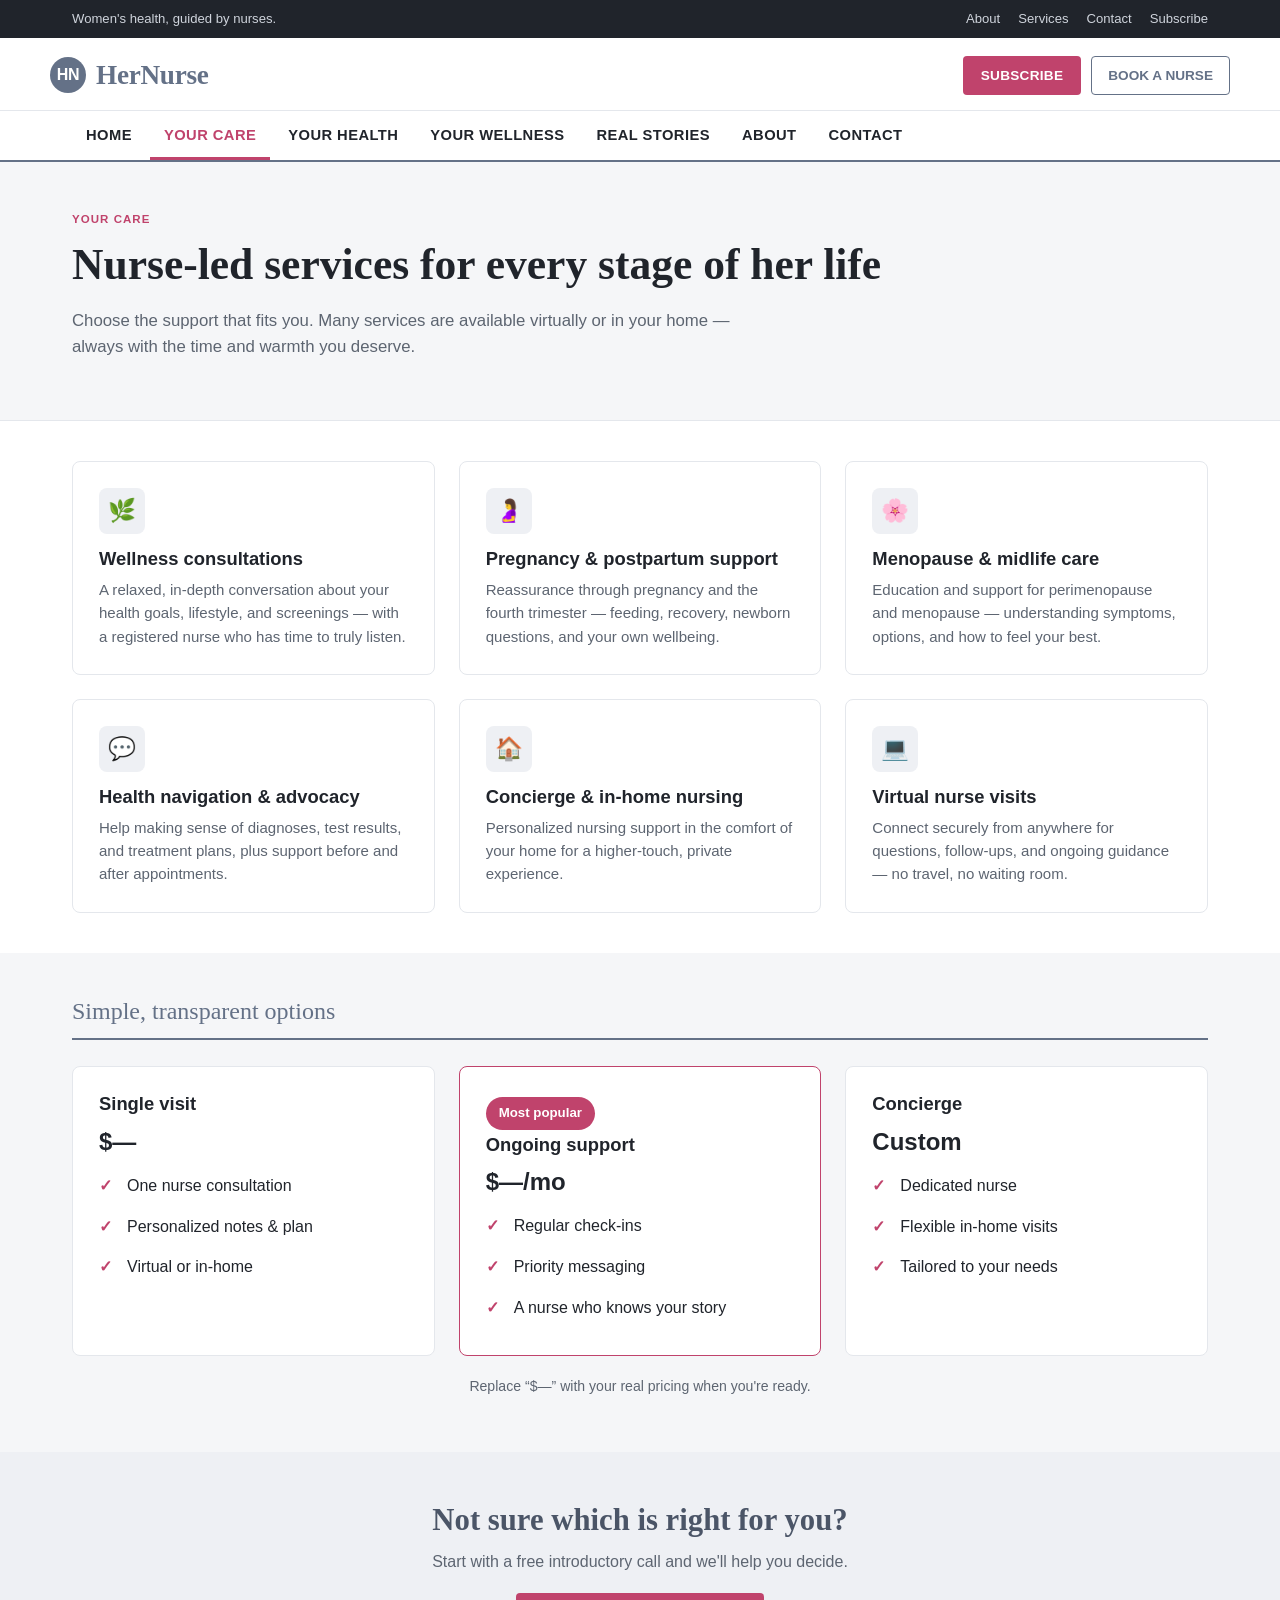
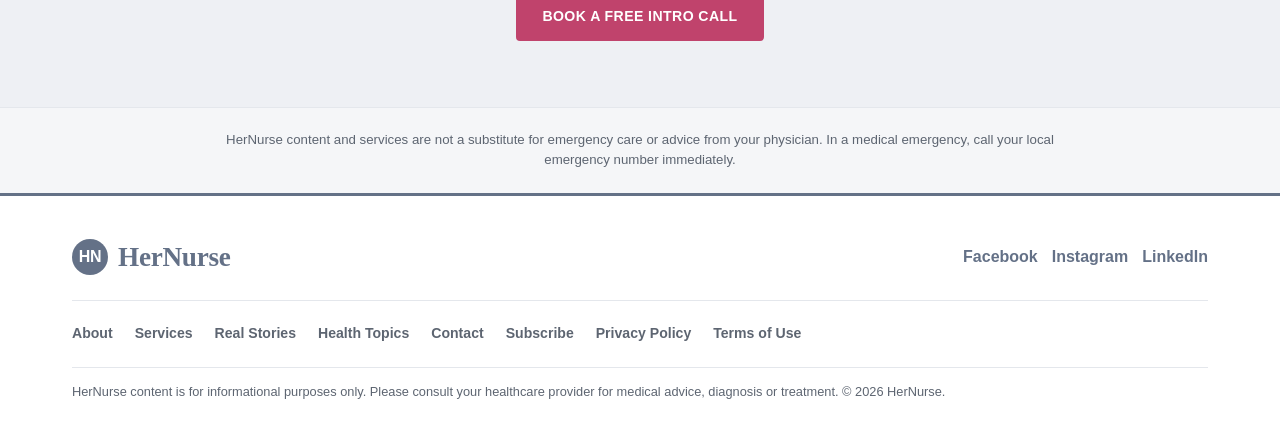
<file: services.html>
<!DOCTYPE html>
<html lang="en">
<head>
  <meta charset="UTF-8" />
  <meta name="viewport" content="width=device-width, initial-scale=1.0" />
  <title>Your Care — HerNurse</title>
  <meta name="description" content="Nurse-led women's health services: wellness consultations, life-stage support, health navigation, and concierge or virtual nursing care." />
  <link rel="stylesheet" href="styles.css" />
</head>
<body>

  <div class="topbar">
    <div class="container">
      <span>Women's health, guided by nurses.</span>
      <span class="links">
        <a href="about.html">About</a>
        <a href="services.html">Services</a>
        <a href="contact.html">Contact</a>
        <a href="index.html#newsletter">Subscribe</a>
      </span>
    </div>
  </div>

  <header class="site-header">
    <div class="container masthead">
      <a href="index.html" class="brand"><span class="mark">HN</span> HerNurse</a>
      <div class="header-actions">
        <button class="nav-toggle" aria-label="Menu" onclick="document.getElementById('cats').classList.toggle('open')">☰</button>
        <a href="index.html#newsletter" class="btn-sub">Subscribe</a>
        <a href="contact.html" class="btn-donate">Book a nurse</a>
      </div>
    </div>
  </header>

  <nav class="catnav">
    <div class="container" id="cats">
      <a href="index.html">Home</a>
      <a href="services.html" class="active">Your Care</a>
      <a href="topics.html">Your Health</a>
      <a href="topics.html">Your Wellness</a>
      <a href="stories.html">Real Stories</a>
      <a href="about.html">About</a>
      <a href="contact.html">Contact</a>
    </div>
  </nav>

  <section class="page-hero">
    <div class="container">
      <span class="kicker">Your Care</span>
      <h1>Nurse-led services for every stage of her life</h1>
      <p>Choose the support that fits you. Many services are available virtually or in your home — always with the time and warmth you deserve.</p>
    </div>
  </section>

  <section class="sec">
    <div class="container">
      <div class="scards">
        <div class="scard"><div class="ic">🌿</div><h3>Wellness consultations</h3><p>A relaxed, in-depth conversation about your health goals, lifestyle, and screenings — with a registered nurse who has time to truly listen.</p></div>
        <div class="scard"><div class="ic">🤰</div><h3>Pregnancy &amp; postpartum support</h3><p>Reassurance through pregnancy and the fourth trimester — feeding, recovery, newborn questions, and your own wellbeing.</p></div>
        <div class="scard"><div class="ic">🌸</div><h3>Menopause &amp; midlife care</h3><p>Education and support for perimenopause and menopause — understanding symptoms, options, and how to feel your best.</p></div>
        <div class="scard"><div class="ic">💬</div><h3>Health navigation &amp; advocacy</h3><p>Help making sense of diagnoses, test results, and treatment plans, plus support before and after appointments.</p></div>
        <div class="scard"><div class="ic">🏠</div><h3>Concierge &amp; in-home nursing</h3><p>Personalized nursing support in the comfort of your home for a higher-touch, private experience.</p></div>
        <div class="scard"><div class="ic">💻</div><h3>Virtual nurse visits</h3><p>Connect securely from anywhere for questions, follow-ups, and ongoing guidance — no travel, no waiting room.</p></div>
      </div>
    </div>
  </section>

  <section class="sec sec-alt">
    <div class="container">
      <div class="sec-title">Simple, transparent options</div>
      <div class="scards">
        <div class="scard">
          <h3>Single visit</h3>
          <p style="font-size:1.5rem;color:var(--ink);font-weight:700;margin:6px 0">$—</p>
          <ul class="checks"><li>One nurse consultation</li><li>Personalized notes &amp; plan</li><li>Virtual or in-home</li></ul>
        </div>
        <div class="scard" style="border-color:var(--accent)">
          <span class="pill" style="background:var(--accent);color:#fff">Most popular</span>
          <h3>Ongoing support</h3>
          <p style="font-size:1.5rem;color:var(--ink);font-weight:700;margin:6px 0">$—/mo</p>
          <ul class="checks"><li>Regular check-ins</li><li>Priority messaging</li><li>A nurse who knows your story</li></ul>
        </div>
        <div class="scard">
          <h3>Concierge</h3>
          <p style="font-size:1.5rem;color:var(--ink);font-weight:700;margin:6px 0">Custom</p>
          <ul class="checks"><li>Dedicated nurse</li><li>Flexible in-home visits</li><li>Tailored to your needs</li></ul>
        </div>
      </div>
      <p style="text-align:center;margin-top:20px;font-size:.88rem">Replace “$—” with your real pricing when you're ready.</p>
    </div>
  </section>

  <section class="cta">
    <div class="container">
      <h2>Not sure which is right for you?</h2>
      <p>Start with a free introductory call and we'll help you decide.</p>
      <p style="margin-top:18px"><a href="contact.html" class="btn btn-primary">Book a free intro call</a></p>
    </div>
  </section>

  <div class="disclaimer">
    <div class="container" style="padding:22px">
      <p>HerNurse content and services are not a substitute for emergency care or advice from your physician. In a medical emergency, call your local emergency number immediately.</p>
    </div>
  </div>

  <footer class="site-footer">
    <div class="container">
      <div class="footer-top">
        <a href="index.html" class="brand"><span class="mark">HN</span> HerNurse</a>
        <div class="social"><a href="#">Facebook</a><a href="#">Instagram</a><a href="#">LinkedIn</a></div>
      </div>
      <div class="footer-links">
        <a href="about.html">About</a><a href="services.html">Services</a><a href="stories.html">Real Stories</a><a href="topics.html">Health Topics</a><a href="contact.html">Contact</a><a href="index.html#newsletter">Subscribe</a><a href="#">Privacy Policy</a><a href="#">Terms of Use</a>
      </div>
      <p class="foot-note">HerNurse content is for informational purposes only. Please consult your healthcare provider for medical advice, diagnosis or treatment. © 2026 HerNurse.</p>
    </div>
  </footer>

</body>
</html>
</file>
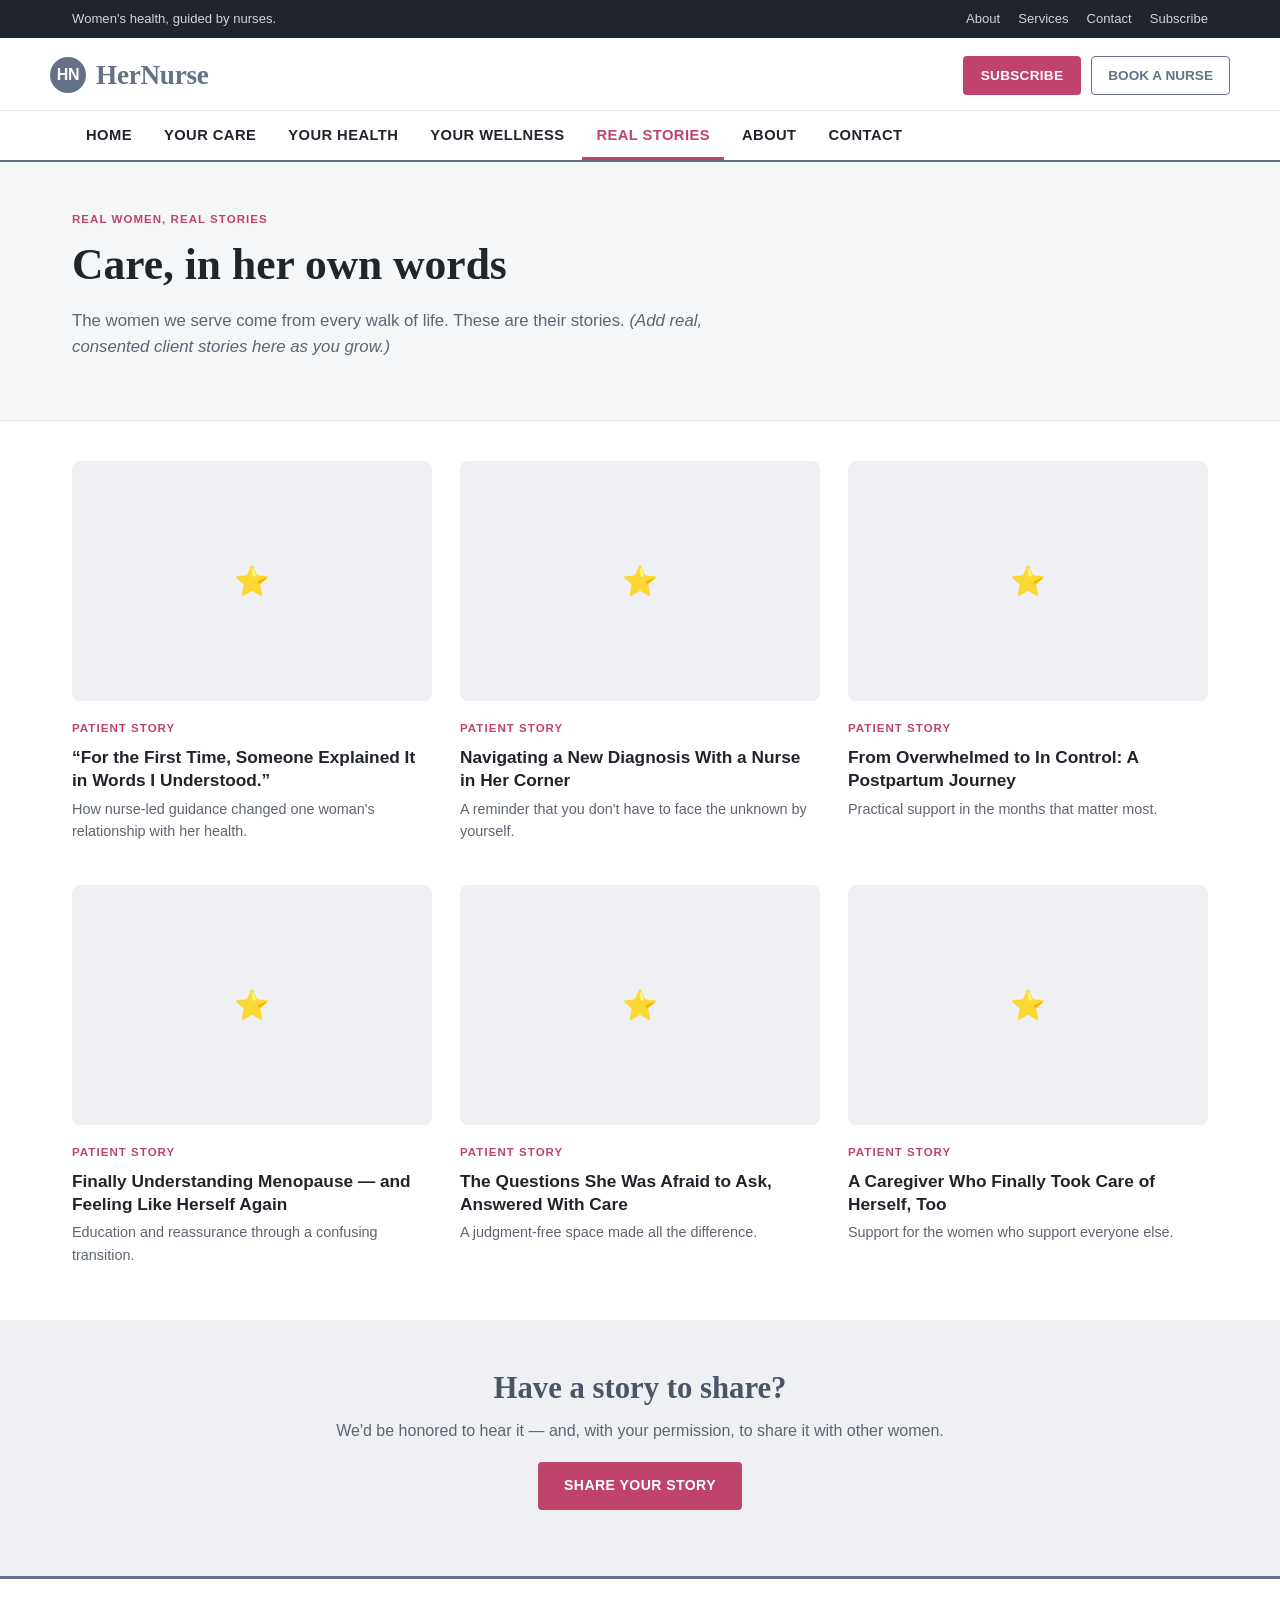
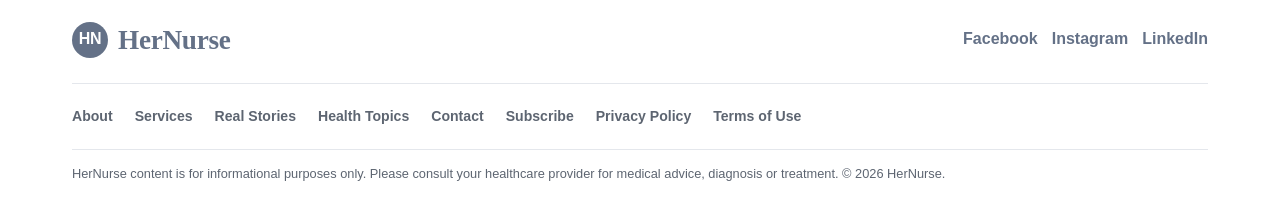
<file: stories.html>
<!DOCTYPE html>
<html lang="en">
<head>
  <meta charset="UTF-8" />
  <meta name="viewport" content="width=device-width, initial-scale=1.0" />
  <title>Real Women, Real Stories — HerNurse</title>
  <meta name="description" content="Real stories from women who found clarity, confidence and care through HerNurse." />
  <link rel="stylesheet" href="styles.css" />
</head>
<body>

  <div class="topbar">
    <div class="container">
      <span>Women's health, guided by nurses.</span>
      <span class="links">
        <a href="about.html">About</a><a href="services.html">Services</a><a href="contact.html">Contact</a><a href="index.html#newsletter">Subscribe</a>
      </span>
    </div>
  </div>

  <header class="site-header">
    <div class="container masthead">
      <a href="index.html" class="brand"><span class="mark">HN</span> HerNurse</a>
      <div class="header-actions">
        <button class="nav-toggle" aria-label="Menu" onclick="document.getElementById('cats').classList.toggle('open')">☰</button>
        <a href="index.html#newsletter" class="btn-sub">Subscribe</a>
        <a href="contact.html" class="btn-donate">Book a nurse</a>
      </div>
    </div>
  </header>

  <nav class="catnav">
    <div class="container" id="cats">
      <a href="index.html">Home</a>
      <a href="services.html">Your Care</a>
      <a href="topics.html">Your Health</a>
      <a href="topics.html">Your Wellness</a>
      <a href="stories.html" class="active">Real Stories</a>
      <a href="about.html">About</a>
      <a href="contact.html">Contact</a>
    </div>
  </nav>

  <section class="page-hero">
    <div class="container">
      <span class="kicker">Real Women, Real Stories</span>
      <h1>Care, in her own words</h1>
      <p>The women we serve come from every walk of life. These are their stories. <em>(Add real, consented client stories here as you grow.)</em></p>
    </div>
  </section>

  <section class="sec">
    <div class="container">
      <div class="cards">
        <article class="acard"><div class="thumb">⭐</div><span class="kicker">Patient Story</span><h3><a href="#">“For the First Time, Someone Explained It in Words I Understood.”</a></h3><p>How nurse-led guidance changed one woman's relationship with her health.</p></article>
        <article class="acard"><div class="thumb">⭐</div><span class="kicker">Patient Story</span><h3><a href="#">Navigating a New Diagnosis With a Nurse in Her Corner</a></h3><p>A reminder that you don't have to face the unknown by yourself.</p></article>
        <article class="acard"><div class="thumb">⭐</div><span class="kicker">Patient Story</span><h3><a href="#">From Overwhelmed to In Control: A Postpartum Journey</a></h3><p>Practical support in the months that matter most.</p></article>
        <article class="acard"><div class="thumb">⭐</div><span class="kicker">Patient Story</span><h3><a href="#">Finally Understanding Menopause — and Feeling Like Herself Again</a></h3><p>Education and reassurance through a confusing transition.</p></article>
        <article class="acard"><div class="thumb">⭐</div><span class="kicker">Patient Story</span><h3><a href="#">The Questions She Was Afraid to Ask, Answered With Care</a></h3><p>A judgment-free space made all the difference.</p></article>
        <article class="acard"><div class="thumb">⭐</div><span class="kicker">Patient Story</span><h3><a href="#">A Caregiver Who Finally Took Care of Herself, Too</a></h3><p>Support for the women who support everyone else.</p></article>
      </div>
    </div>
  </section>

  <section class="cta">
    <div class="container">
      <h2>Have a story to share?</h2>
      <p>We'd be honored to hear it — and, with your permission, to share it with other women.</p>
      <p style="margin-top:18px"><a href="contact.html" class="btn btn-primary">Share your story</a></p>
    </div>
  </section>

  <footer class="site-footer">
    <div class="container">
      <div class="footer-top">
        <a href="index.html" class="brand"><span class="mark">HN</span> HerNurse</a>
        <div class="social"><a href="#">Facebook</a><a href="#">Instagram</a><a href="#">LinkedIn</a></div>
      </div>
      <div class="footer-links">
        <a href="about.html">About</a><a href="services.html">Services</a><a href="stories.html">Real Stories</a><a href="topics.html">Health Topics</a><a href="contact.html">Contact</a><a href="index.html#newsletter">Subscribe</a><a href="#">Privacy Policy</a><a href="#">Terms of Use</a>
      </div>
      <p class="foot-note">HerNurse content is for informational purposes only. Please consult your healthcare provider for medical advice, diagnosis or treatment. © 2026 HerNurse.</p>
    </div>
  </footer>

</body>
</html>
</file>
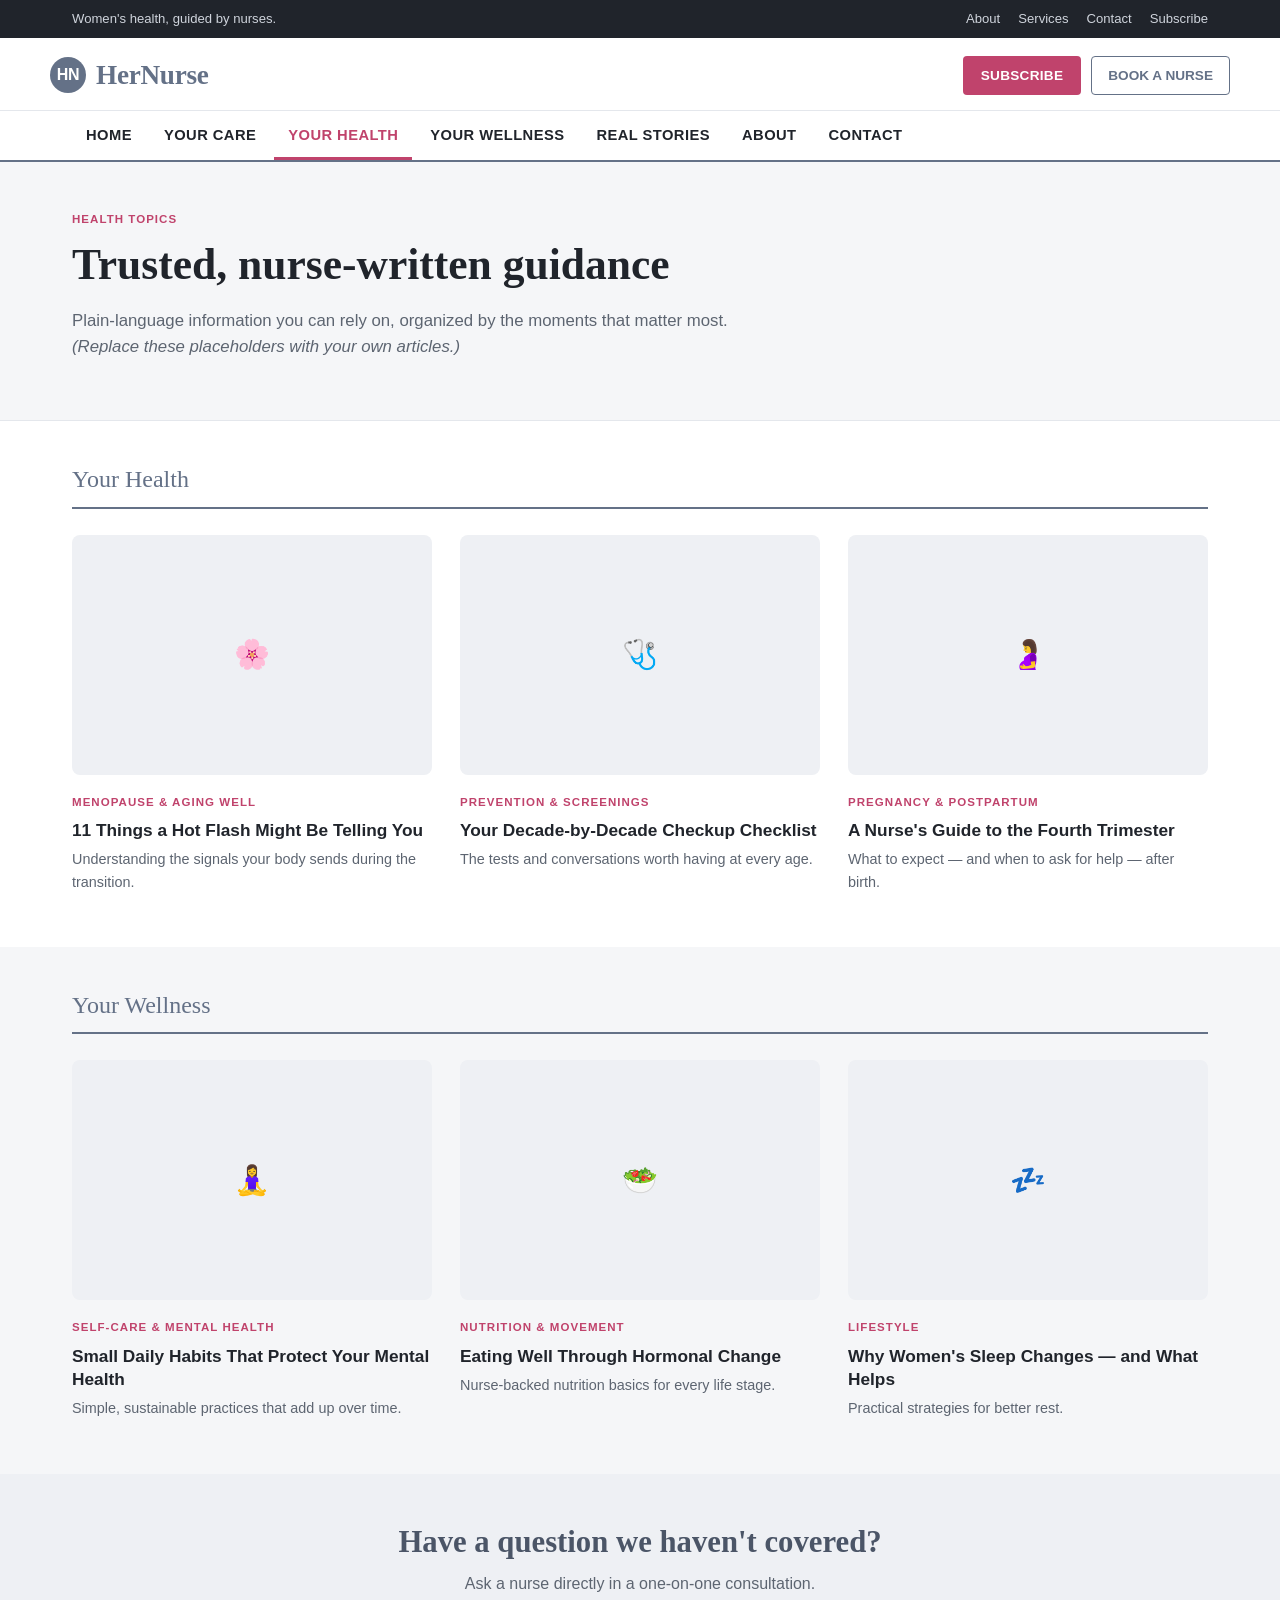
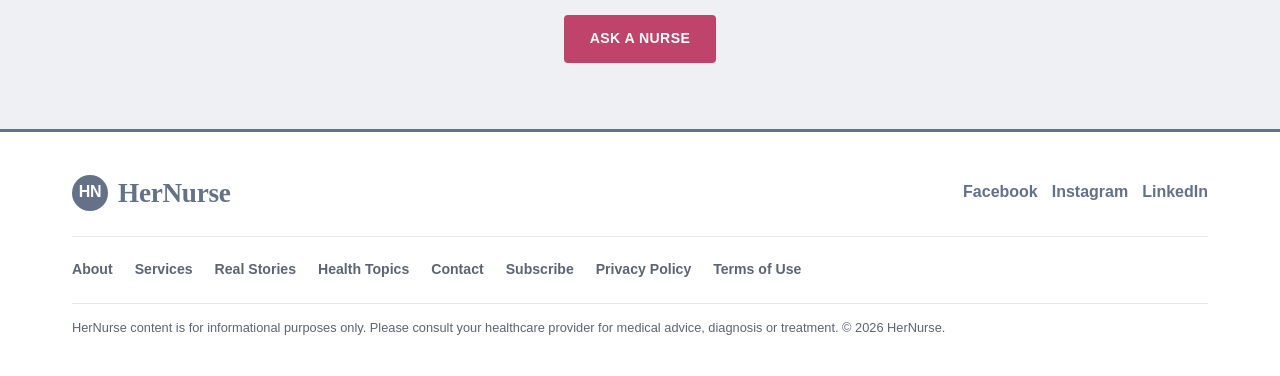
<file: topics.html>
<!DOCTYPE html>
<html lang="en">
<head>
  <meta charset="UTF-8" />
  <meta name="viewport" content="width=device-width, initial-scale=1.0" />
  <title>Health Topics — HerNurse</title>
  <meta name="description" content="Browse nurse-written guidance on women's health and wellness — menopause, prevention, pregnancy, mental health and more." />
  <link rel="stylesheet" href="styles.css" />
</head>
<body>

  <div class="topbar">
    <div class="container">
      <span>Women's health, guided by nurses.</span>
      <span class="links">
        <a href="about.html">About</a><a href="services.html">Services</a><a href="contact.html">Contact</a><a href="index.html#newsletter">Subscribe</a>
      </span>
    </div>
  </div>

  <header class="site-header">
    <div class="container masthead">
      <a href="index.html" class="brand"><span class="mark">HN</span> HerNurse</a>
      <div class="header-actions">
        <button class="nav-toggle" aria-label="Menu" onclick="document.getElementById('cats').classList.toggle('open')">☰</button>
        <a href="index.html#newsletter" class="btn-sub">Subscribe</a>
        <a href="contact.html" class="btn-donate">Book a nurse</a>
      </div>
    </div>
  </header>

  <nav class="catnav">
    <div class="container" id="cats">
      <a href="index.html">Home</a>
      <a href="services.html">Your Care</a>
      <a href="topics.html" class="active">Your Health</a>
      <a href="topics.html">Your Wellness</a>
      <a href="stories.html">Real Stories</a>
      <a href="about.html">About</a>
      <a href="contact.html">Contact</a>
    </div>
  </nav>

  <section class="page-hero">
    <div class="container">
      <span class="kicker">Health Topics</span>
      <h1>Trusted, nurse-written guidance</h1>
      <p>Plain-language information you can rely on, organized by the moments that matter most. <em>(Replace these placeholders with your own articles.)</em></p>
    </div>
  </section>

  <section class="sec">
    <div class="container">
      <div class="sec-title">Your Health</div>
      <div class="cards">
        <article class="acard"><div class="thumb">🌸</div><span class="kicker">Menopause &amp; Aging Well</span><h3><a href="#">11 Things a Hot Flash Might Be Telling You</a></h3><p>Understanding the signals your body sends during the transition.</p></article>
        <article class="acard"><div class="thumb">🩺</div><span class="kicker">Prevention &amp; Screenings</span><h3><a href="#">Your Decade-by-Decade Checkup Checklist</a></h3><p>The tests and conversations worth having at every age.</p></article>
        <article class="acard"><div class="thumb">🤰</div><span class="kicker">Pregnancy &amp; Postpartum</span><h3><a href="#">A Nurse's Guide to the Fourth Trimester</a></h3><p>What to expect — and when to ask for help — after birth.</p></article>
      </div>
    </div>
  </section>

  <section class="sec sec-alt">
    <div class="container">
      <div class="sec-title">Your Wellness</div>
      <div class="cards">
        <article class="acard"><div class="thumb">🧘‍♀️</div><span class="kicker">Self-Care &amp; Mental Health</span><h3><a href="#">Small Daily Habits That Protect Your Mental Health</a></h3><p>Simple, sustainable practices that add up over time.</p></article>
        <article class="acard"><div class="thumb">🥗</div><span class="kicker">Nutrition &amp; Movement</span><h3><a href="#">Eating Well Through Hormonal Change</a></h3><p>Nurse-backed nutrition basics for every life stage.</p></article>
        <article class="acard"><div class="thumb">💤</div><span class="kicker">Lifestyle</span><h3><a href="#">Why Women's Sleep Changes — and What Helps</a></h3><p>Practical strategies for better rest.</p></article>
      </div>
    </div>
  </section>

  <section class="cta">
    <div class="container">
      <h2>Have a question we haven't covered?</h2>
      <p>Ask a nurse directly in a one-on-one consultation.</p>
      <p style="margin-top:18px"><a href="contact.html" class="btn btn-primary">Ask a nurse</a></p>
    </div>
  </section>

  <footer class="site-footer">
    <div class="container">
      <div class="footer-top">
        <a href="index.html" class="brand"><span class="mark">HN</span> HerNurse</a>
        <div class="social"><a href="#">Facebook</a><a href="#">Instagram</a><a href="#">LinkedIn</a></div>
      </div>
      <div class="footer-links">
        <a href="about.html">About</a><a href="services.html">Services</a><a href="stories.html">Real Stories</a><a href="topics.html">Health Topics</a><a href="contact.html">Contact</a><a href="index.html#newsletter">Subscribe</a><a href="#">Privacy Policy</a><a href="#">Terms of Use</a>
      </div>
      <p class="foot-note">HerNurse content is for informational purposes only. Please consult your healthcare provider for medical advice, diagnosis or treatment. © 2026 HerNurse.</p>
    </div>
  </footer>

</body>
</html>
</file>
<file: styles.css>
:root {
  --slate: #647187;          /* HealthyWomen-style brand slate */
  --slate-dark: #4b5567;
  --ink: #20242b;
  --muted: #5d6571;
  --accent: #c0436c;         /* magenta/rose used for category labels & links */
  --accent-dark: #9c3056;
  --bg: #ffffff;
  --bg-alt: #f5f6f8;
  --bg-slate: #eef0f4;
  --line: #e4e7ec;
  --maxw: 1180px;
  --serif: Georgia, "Times New Roman", serif;
  --sans: -apple-system, BlinkMacSystemFont, "Segoe UI", Roboto, Helvetica, Arial, sans-serif;
}

* { box-sizing: border-box; }
html { scroll-behavior: smooth; }
body { margin: 0; font-family: var(--sans); color: var(--ink); background: var(--bg); line-height: 1.55; -webkit-font-smoothing: antialiased; }

h1,h2,h3,h4 { line-height: 1.18; color: var(--ink); margin: 0 0 .4em; }
h1 { font-family: var(--serif); font-weight: 700; font-size: clamp(1.9rem, 3.4vw, 2.9rem); }
h2 { font-family: var(--serif); font-weight: 700; font-size: clamp(1.4rem, 2.4vw, 2rem); }
h3 { font-weight: 700; font-size: 1.15rem; }
p { margin: 0 0 1em; color: var(--muted); }
a { color: var(--accent); text-decoration: none; }
a:hover { text-decoration: underline; }
img { max-width: 100%; display: block; }

.container { max-width: var(--maxw); margin: 0 auto; padding: 0 22px; }

/* Utility top bar */
.topbar { background: var(--ink); color: #cfd4dc; font-size: .82rem; }
.topbar .container { display: flex; justify-content: space-between; align-items: center; height: 38px; }
.topbar a { color: #cfd4dc; }
.topbar a:hover { color: #fff; text-decoration: none; }
.topbar .links { display: flex; gap: 18px; }
.topbar .links a { display: none; }
@media (min-width: 760px){ .topbar .links a { display: inline; } }

/* Header */
.site-header { background: #fff; border-bottom: 1px solid var(--line); position: sticky; top: 0; z-index: 60; }
.masthead { display: flex; align-items: center; justify-content: space-between; padding: 16px 0 14px; }
.brand { display: flex; align-items: center; gap: 10px; font-family: var(--serif); font-weight: 700; font-size: 1.7rem; color: var(--slate); text-decoration: none; letter-spacing: -.01em; }
.brand:hover { text-decoration: none; }
.brand .mark { width: 36px; height: 36px; border-radius: 50%; background: var(--slate); color: #fff; display: grid; place-items: center; font-size: 1rem; font-family: var(--sans); font-weight: 800; }
.header-actions { display: flex; align-items: center; gap: 10px; }
.btn-sub { background: var(--accent); color: #fff !important; padding: 9px 18px; border-radius: 4px; font-weight: 700; font-size: .85rem; letter-spacing: .02em; text-transform: uppercase; }
.btn-sub:hover { background: var(--accent-dark); text-decoration: none; }
.btn-donate { border: 1.5px solid var(--slate); color: var(--slate) !important; padding: 8px 16px; border-radius: 4px; font-weight: 700; font-size: .85rem; text-transform: uppercase; }
.btn-donate:hover { background: var(--slate); color: #fff !important; text-decoration: none; }

/* Primary category nav */
.catnav { border-bottom: 2px solid var(--slate); background: #fff; }
.catnav .container { display: flex; align-items: stretch; gap: 4px; flex-wrap: wrap; }
.catnav a { color: var(--ink); font-weight: 600; font-size: .92rem; padding: 13px 14px; text-transform: uppercase; letter-spacing: .03em; }
.catnav a:hover, .catnav a.active { color: var(--accent); text-decoration: none; box-shadow: inset 0 -3px 0 var(--accent); }
.nav-toggle { display: none; background: none; border: 0; font-size: 1.5rem; cursor: pointer; color: var(--ink); padding: 8px 0; }
@media (max-width: 820px){
  .catnav .container { display: none; flex-direction: column; padding-bottom: 8px; }
  .catnav .container.open { display: flex; }
  .catnav a { padding: 11px 4px; box-shadow: none; border-bottom: 1px solid var(--line); }
  .nav-toggle { display: inline-block; }
}

/* Category label (eyebrow) */
.kicker { color: var(--accent); font-weight: 800; font-size: .72rem; letter-spacing: .09em; text-transform: uppercase; margin-bottom: 8px; display: inline-block; }
.byline { font-size: .82rem; color: var(--muted); margin-top: 8px; }
.byline a { color: var(--slate); font-weight: 600; }

/* Ask widget */
.ask { background: linear-gradient(135deg, var(--slate), var(--slate-dark)); color:#fff; }
.ask .container { padding: 46px 22px; }
.ask h2 { color:#fff; font-family: var(--serif); text-align:center; max-width: 22em; margin: 0 auto .5em; }
.ask .sub { text-align:center; color: rgba(255,255,255,.85); max-width: 40em; margin: 0 auto 22px; font-size: .98rem; }
.ask-box { max-width: 680px; margin: 0 auto; }
.ask-inputrow { display:flex; gap:10px; background:#fff; border-radius: 10px; padding: 8px; box-shadow: 0 10px 30px rgba(0,0,0,.18); }
.ask-inputrow input { flex:1; border:0; padding: 14px 14px; font-size: 1.02rem; border-radius: 8px; color: var(--ink); }
.ask-inputrow input:focus { outline:none; }
.ask-inputrow button { border:0; background: var(--accent); color:#fff; font-weight:700; padding: 0 24px; border-radius: 8px; cursor:pointer; font-size:.95rem; }
.ask-inputrow button:hover { background: var(--accent-dark); }
.ask-chips { display:flex; gap:8px; flex-wrap:wrap; justify-content:center; margin-top:16px; }
.ask-chips button { background: rgba(255,255,255,.14); color:#fff; border:1px solid rgba(255,255,255,.3); padding:7px 14px; border-radius:999px; font-size:.84rem; cursor:pointer; }
.ask-chips button:hover { background: rgba(255,255,255,.26); }
/* Answer rendered as a GotQuestions-style article */
.answer-card { background:#fff; color: var(--ink); border-radius: 10px; padding: 34px 38px 30px; max-width:760px; margin: 22px auto 0; box-shadow: 0 14px 40px rgba(0,0,0,.22); text-align:left; display:none; }
.answer-card.show { display:block; animation: pop .25s ease; }
@keyframes pop { from { opacity:0; transform: translateY(8px);} to {opacity:1; transform:none;} }
.gq-crumb { font-size:.8rem; color: var(--muted); margin-bottom: 18px; }
.gq-crumb a { color: var(--slate); font-weight:600; }
.gq-crumb span { margin: 0 6px; color: var(--line); }
.gq-label { font-family: var(--sans); font-weight:800; font-size:.78rem; letter-spacing:.1em; text-transform:uppercase; color: var(--accent); margin: 0 0 6px; }
.gq-question { font-family: var(--serif); font-weight:700; font-size: clamp(1.45rem, 2.6vw, 2rem); color: var(--ink); line-height:1.22; margin: 0 0 20px; padding-bottom: 18px; border-bottom: 1px solid var(--line); }
.gq-answer-label { font-family: var(--serif); font-style: italic; font-size: 1.5rem; color: var(--slate); margin: 0 0 14px; }
.answer-card .a-chunk { margin: 0 0 16px; color: #2c313a; line-height: 1.7; font-size: 1.04rem; }
.answer-actions { display:flex; gap:12px; align-items:center; flex-wrap:wrap; margin-top: 8px; }
.btn-more { background: var(--slate); color:#fff; border:0; padding:12px 22px; border-radius:6px; font-weight:700; cursor:pointer; font-size:.9rem; }
.btn-more:hover { background: var(--slate-dark); }
.btn-more:disabled { display:none; }
.btn-reset { background:none; border:0; color: var(--accent); font-weight:700; cursor:pointer; font-size:.86rem; }
.answer-progress { font-size:.78rem; color: var(--muted); margin-left:auto; }
.gq-related { margin-top: 26px; padding-top: 18px; border-top: 1px solid var(--line); }
.gq-related h4 { font-family: var(--serif); color: var(--slate); font-size:1.05rem; margin-bottom: 10px; }
.gq-related a { display:block; color: var(--accent); font-size:.95rem; padding: 4px 0; cursor:pointer; }
.answer-disc { font-size:.78rem; color: var(--muted); margin-top:18px; border-top:1px solid var(--line); padding-top:14px; }

/* Featured hero */
.featured { padding: 34px 0 10px; }
.featured-grid { display: grid; grid-template-columns: 1.5fr 1fr; gap: 34px; }
.feature-main .thumb { aspect-ratio: 16/9; border-radius: 8px; background: linear-gradient(135deg, var(--slate), var(--accent)); margin-bottom: 16px; display:grid; place-items:center; color:#fff; font-family:var(--sans); font-weight:600; }
.feature-main h2 { font-size: clamp(1.6rem, 2.8vw, 2.3rem); }
.feature-side { display: flex; flex-direction: column; gap: 22px; }
.side-item { display: grid; grid-template-columns: 100px 1fr; gap: 14px; padding-bottom: 18px; border-bottom: 1px solid var(--line); }
.side-item:last-child { border-bottom: 0; }
.side-item .thumb { aspect-ratio: 1/1; border-radius: 6px; background: var(--bg-slate); display:grid; place-items:center; color:var(--slate); font-size:1.4rem; }
.side-item h3 { font-size: 1rem; line-height: 1.3; }
.side-item h3 a { color: var(--ink); }
.side-item h3 a:hover { color: var(--accent); text-decoration: none; }

/* Section headers (magazine) */
.sec { padding: 40px 0; }
.sec-alt { background: var(--bg-alt); }
.sec-title { font-family: var(--serif); font-size: 1.5rem; color: var(--slate); border-bottom: 2px solid var(--slate); padding-bottom: 8px; margin-bottom: 26px; display: flex; justify-content: space-between; align-items: baseline; }
.sec-title a { font-family: var(--sans); font-size: .8rem; font-weight: 700; text-transform: uppercase; letter-spacing: .04em; }

/* Article card grid */
.cards { display: grid; grid-template-columns: repeat(3, 1fr); gap: 28px; }
.cards-4 { grid-template-columns: repeat(4, 1fr); }
.acard .thumb { aspect-ratio: 3/2; border-radius: 8px; background: var(--bg-slate); margin-bottom: 14px; display:grid; place-items:center; color:var(--slate); font-size: 1.8rem; }
.acard h3 { font-size: 1.08rem; line-height: 1.32; margin-bottom: 6px; }
.acard h3 a { color: var(--ink); }
.acard h3 a:hover { color: var(--accent); text-decoration: none; }
.acard p { font-size: .9rem; }

/* Service cards (for services page) */
.scards { display: grid; grid-template-columns: repeat(3,1fr); gap: 24px; }
.scard { border: 1px solid var(--line); border-radius: 8px; padding: 26px; background:#fff; }
.scard .ic { width: 46px; height: 46px; border-radius: 8px; background: var(--bg-slate); display:grid; place-items:center; font-size:1.4rem; margin-bottom: 14px; }
.scard h3 { margin-bottom: 8px; }
.scard p { font-size: .94rem; margin: 0; }

/* Feature checklist */
.checks { list-style: none; padding: 0; margin: 0; }
.checks li { position: relative; padding: 8px 0 8px 28px; color: var(--ink); }
.checks li::before { content:"✓"; position:absolute; left:0; color: var(--accent); font-weight: 800; }

/* Pills */
.pill { display:inline-block; background: var(--bg-slate); color: var(--slate-dark); padding: 6px 13px; border-radius: 999px; font-size:.83rem; font-weight:600; margin: 4px 6px 4px 0; }

/* Buttons */
.btn { display:inline-block; padding: 13px 26px; border-radius: 4px; font-weight: 700; cursor: pointer; border: 0; text-transform: uppercase; letter-spacing: .03em; font-size: .88rem; }
.btn:hover { text-decoration: none; }
.btn-primary { background: var(--accent); color: #fff; }
.btn-primary:hover { background: var(--accent-dark); }
.btn-slate { background: var(--slate); color:#fff; }
.btn-slate:hover { background: var(--slate-dark); }
.btn-ghost { background:#fff; color: var(--slate); border: 1.5px solid var(--slate); }
.btn-ghost:hover { background: var(--slate); color:#fff; }

/* Newsletter band */
.newsletter { background: var(--slate); color:#fff; }
.newsletter .container { padding: 44px 22px; text-align:center; }
.newsletter h2 { color:#fff; font-family: var(--serif); }
.newsletter p { color: rgba(255,255,255,.88); max-width: 34em; margin: 0 auto 22px; }
.subform { display:flex; gap:10px; max-width: 480px; margin: 0 auto; flex-wrap: wrap; justify-content:center; }
.subform input { flex:1; min-width: 220px; padding: 13px 14px; border:0; border-radius:4px; font: inherit; }
.subform .btn-primary { background: var(--ink); }
.subform .btn-primary:hover { background:#000; }

/* CTA band */
.cta { background: var(--bg-slate); text-align:center; }
.cta .container { padding: 50px 22px; }
.cta h2 { font-family: var(--serif); color: var(--slate-dark); }

/* Page hero (interior) */
.page-hero { background: var(--bg-alt); border-bottom: 1px solid var(--line); padding: 44px 0; }
.page-hero .kicker { margin-bottom: 10px; }
.page-hero p { max-width: 40em; font-size: 1.05rem; }

/* Two-col content */
.split { display:grid; grid-template-columns: 1fr 1fr; gap: 46px; align-items:center; }
.panel { background: var(--bg-alt); border:1px solid var(--line); border-radius: 8px; padding: 30px; }

/* Forms */
.form { max-width: 660px; margin: 0 auto; background:#fff; border:1px solid var(--line); border-radius:8px; padding: 32px; }
.form-row { display:grid; grid-template-columns: 1fr 1fr; gap:16px; }
.field { margin-bottom: 16px; display:flex; flex-direction:column; }
.field label { font-weight:600; font-size:.9rem; margin-bottom:6px; }
.field input, .field select, .field textarea { padding: 11px 13px; border:1.5px solid var(--line); border-radius:5px; font: inherit; }
.field input:focus, .field select:focus, .field textarea:focus { outline:none; border-color: var(--slate); }
.field textarea { min-height: 120px; resize: vertical; }

/* Team */
.team { display:grid; grid-template-columns: repeat(3,1fr); gap:26px; }
.member { text-align:center; }
.member .avatar { width: 120px; height:120px; border-radius:50%; margin: 0 auto 14px; background: var(--bg-slate); display:grid; place-items:center; font-size: 2.4rem; color: var(--slate); }

/* Disclaimer */
.disclaimer { background: var(--bg-alt); border-top:1px solid var(--line); }
.disclaimer p { font-size:.83rem; color: var(--muted); max-width:64em; margin:0 auto; text-align:center; }

/* Footer */
.site-footer { background: #fff; border-top: 3px solid var(--slate); padding: 40px 0 26px; }
.footer-top { display:flex; justify-content:space-between; align-items:center; flex-wrap:wrap; gap:16px; padding-bottom: 22px; border-bottom:1px solid var(--line); }
.footer-links { display:flex; flex-wrap:wrap; gap: 8px 22px; padding: 22px 0; }
.footer-links a { color: var(--muted); font-size:.88rem; font-weight:600; }
.footer-links a:hover { color: var(--accent); text-decoration:none; }
.social { display:flex; gap: 14px; }
.social a { color: var(--slate); font-weight:700; }
.foot-note { font-size:.8rem; color: var(--muted); padding-top: 14px; border-top:1px solid var(--line); }

/* Responsive grids */
@media (max-width: 920px){
  .featured-grid, .split { grid-template-columns: 1fr; }
  .cards, .cards-4, .scards, .team { grid-template-columns: repeat(2, 1fr); }
}
@media (max-width: 600px){
  .cards, .cards-4, .scards, .team, .form-row { grid-template-columns: 1fr; }
  .side-item { grid-template-columns: 80px 1fr; }
}
</file>
